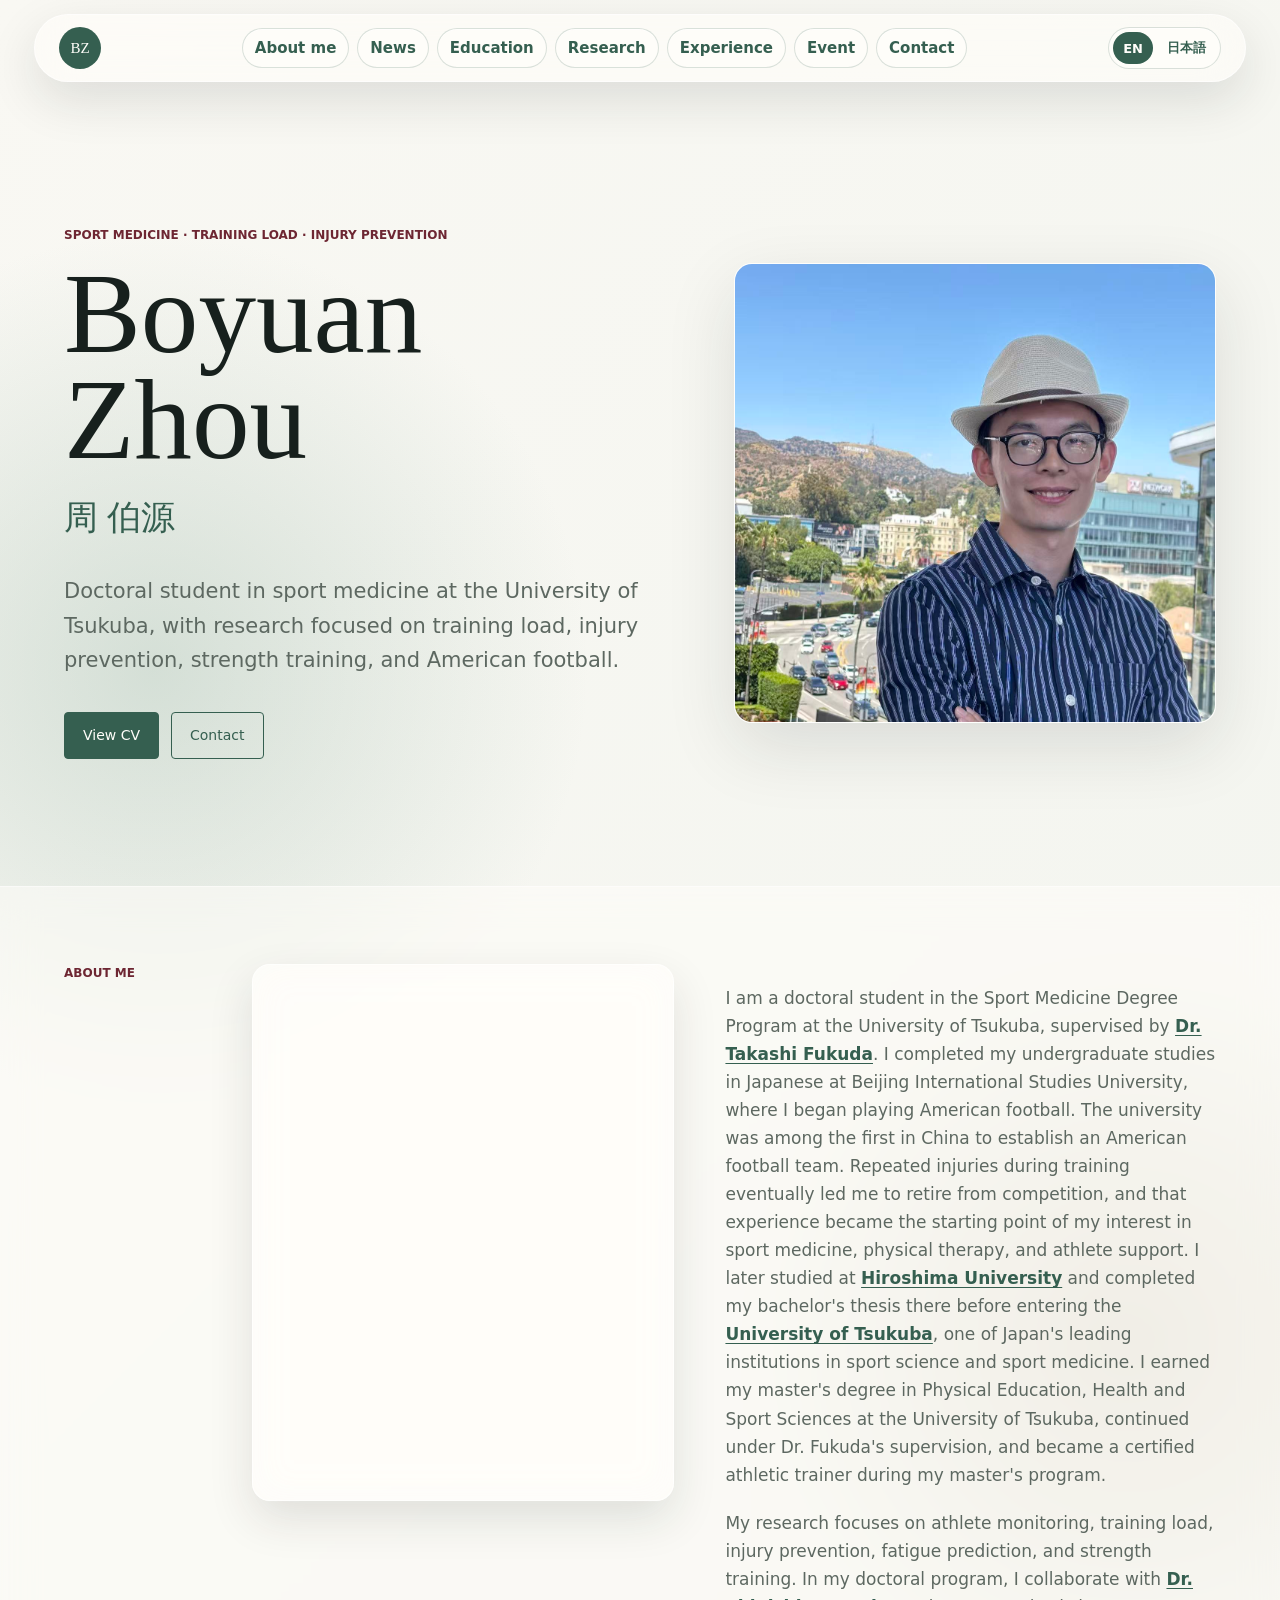
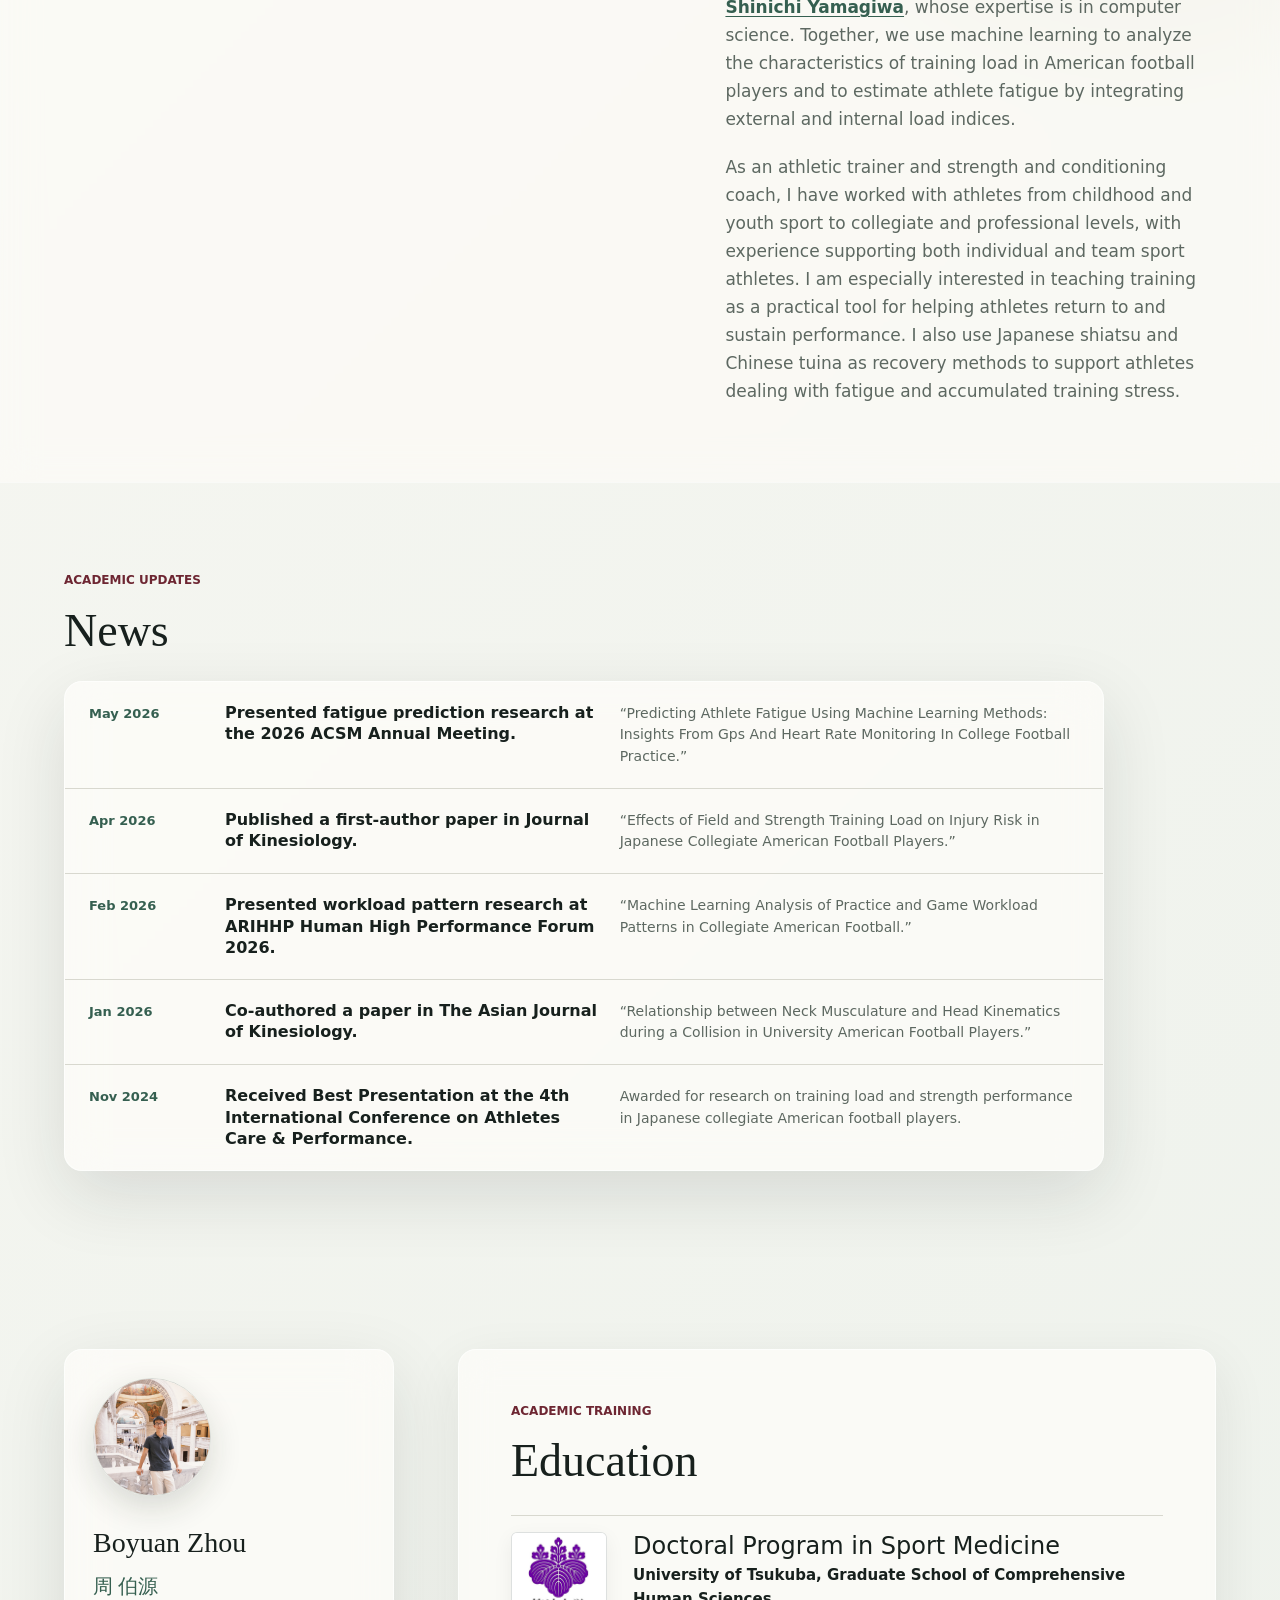
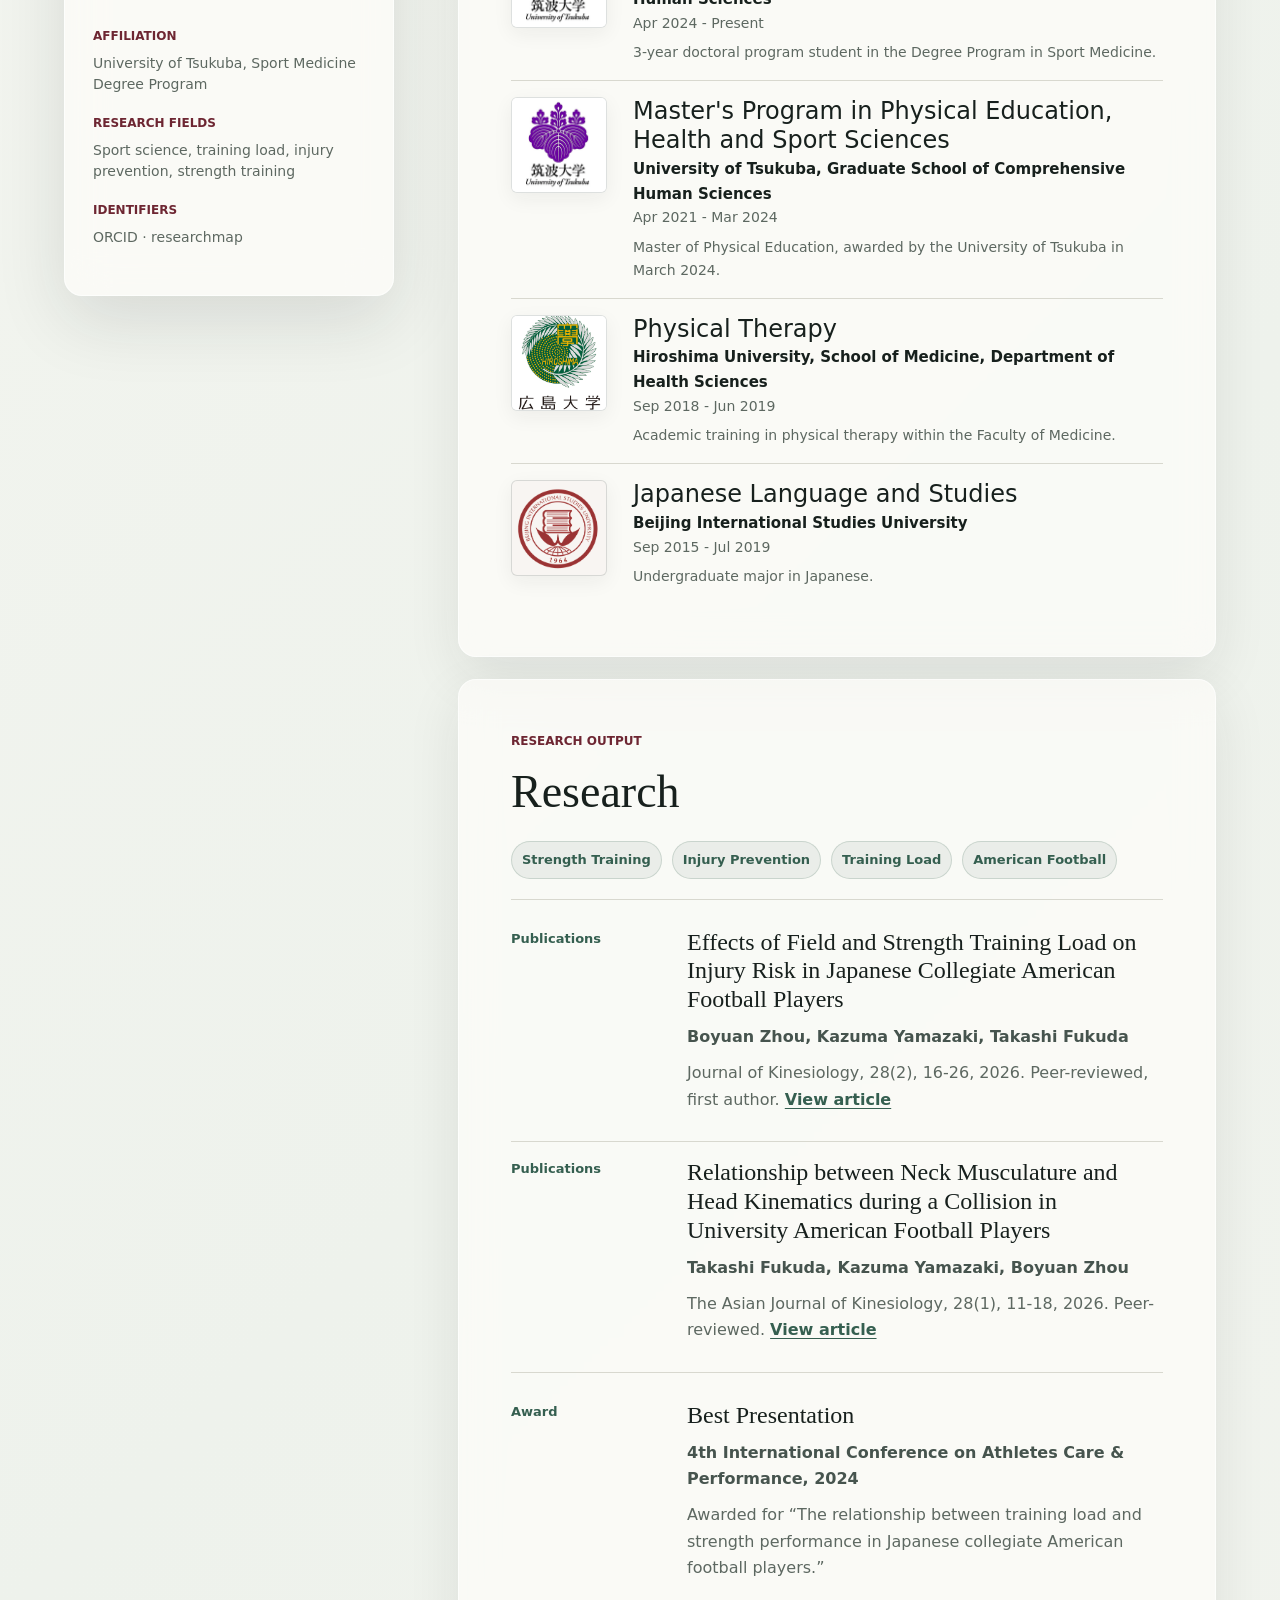
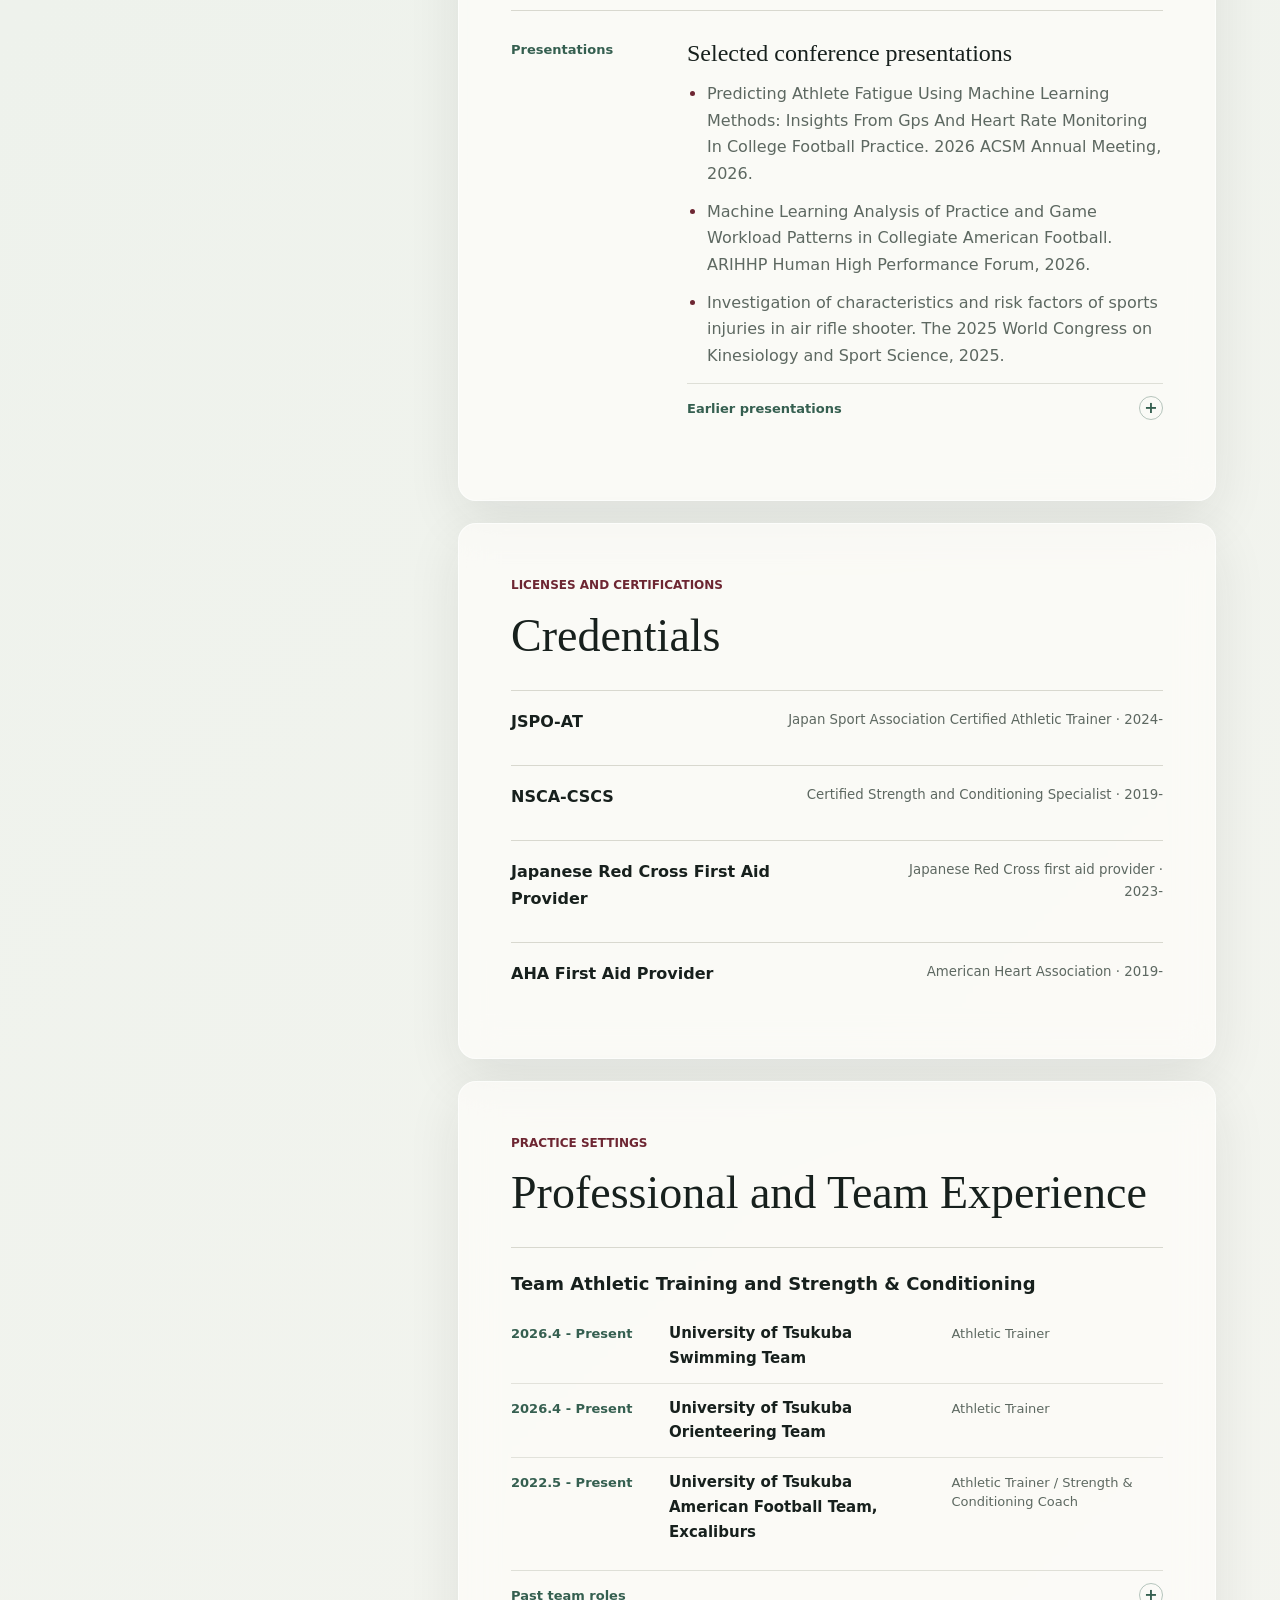
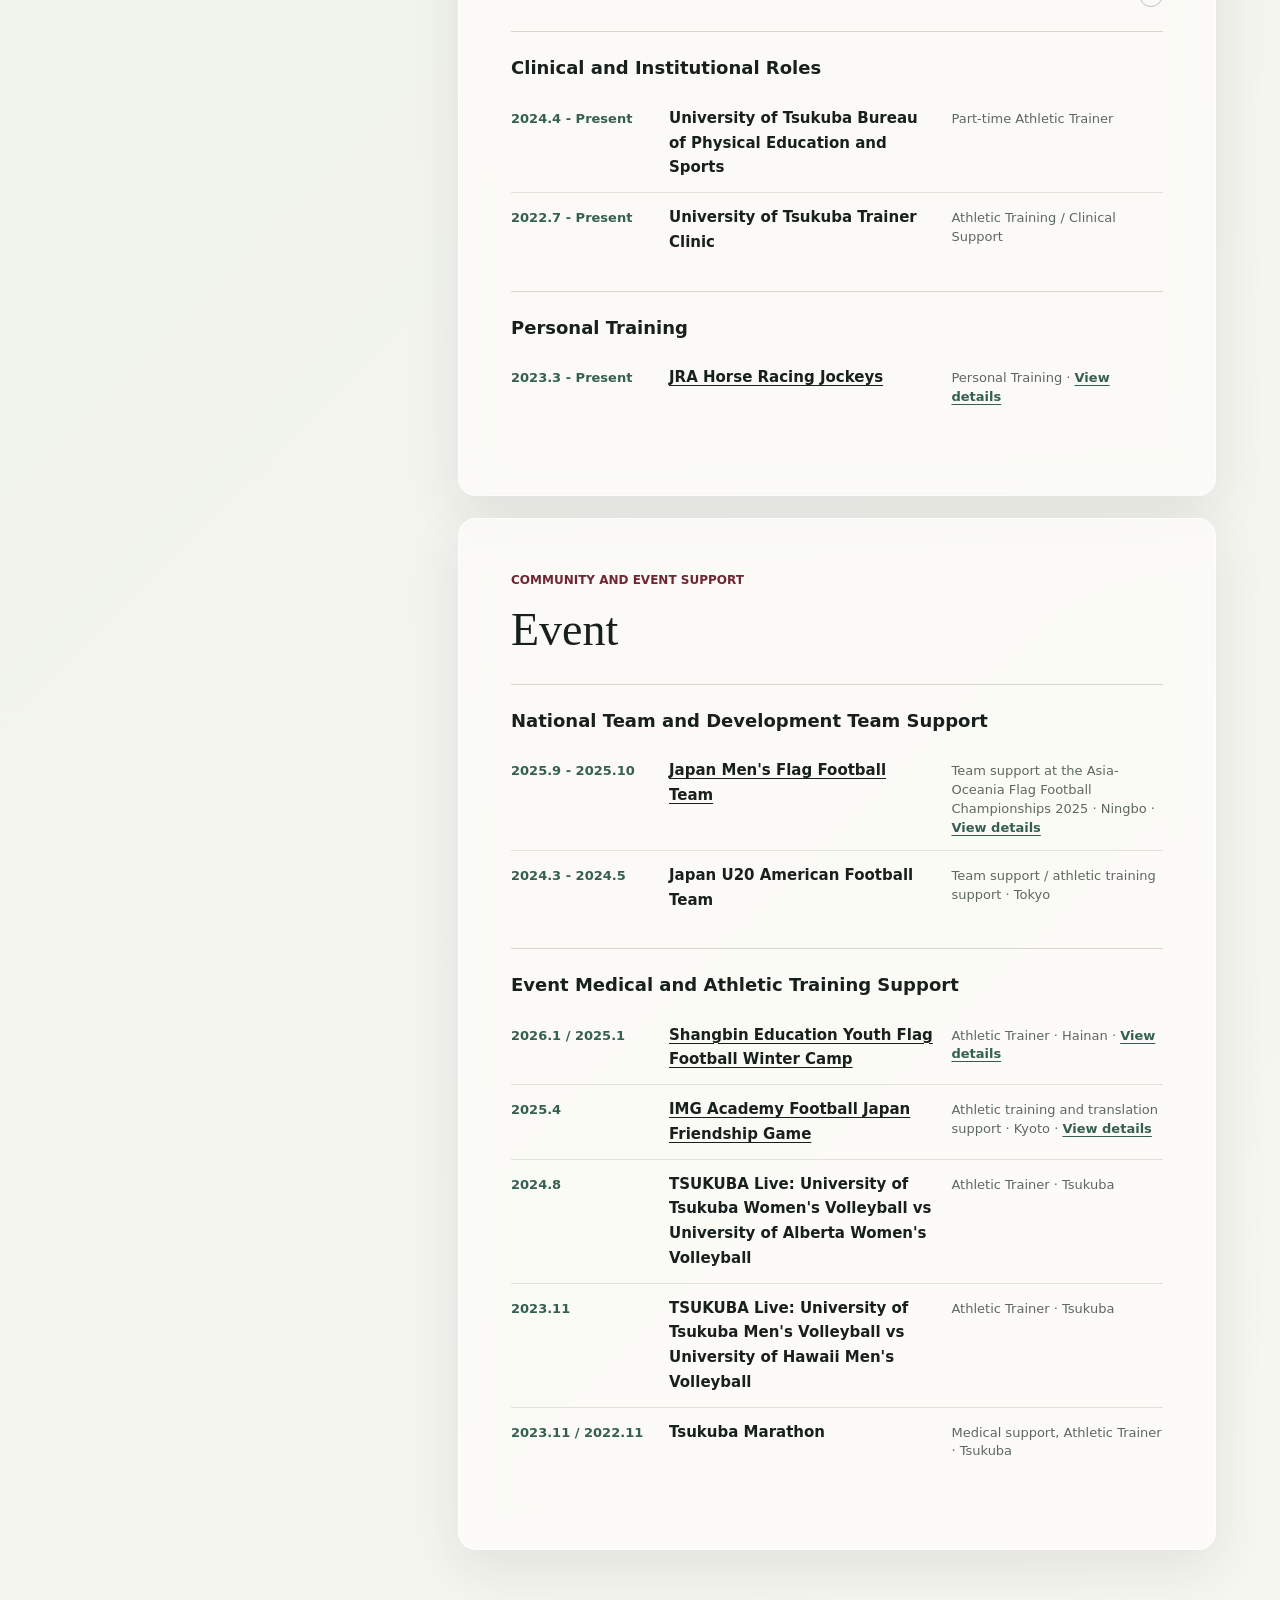
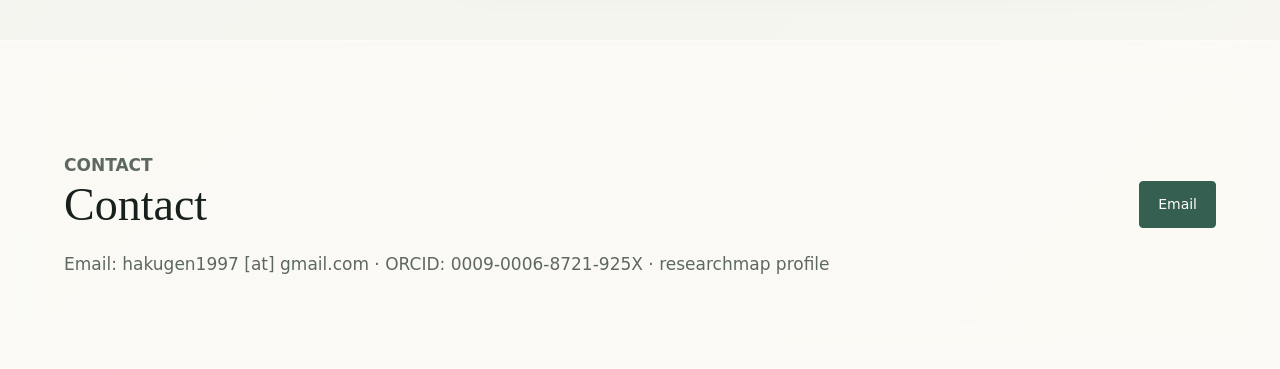
<file: index.html>
<!doctype html>
<html lang="en">
  <head>
    <meta charset="utf-8" />
    <meta name="viewport" content="width=device-width, initial-scale=1" />
    <title>Boyuan Zhou | Academic CV</title>
    <meta
      name="description"
      content="Academic homepage and CV for Boyuan Zhou, 周 伯源, athletic trainer and strength & conditioning coach."
    />
    <link rel="stylesheet" href="styles.css?v=20260619-5" />
    <script defer src="script.js?v=20260619-5"></script>
  </head>
  <body>
    <header class="site-header" aria-label="Main navigation">
      <a class="brand" href="#top" aria-label="Boyuan Zhou home">
        <span>BZ</span>
      </a>
      <nav>
        <a href="#profile">About me</a>
        <a href="#news">News</a>
        <a href="#education">Education</a>
        <a href="#scholarship">Research</a>
        <a href="#experience">Experience</a>
        <a href="#social-contribution">Event</a>
        <a href="#contact">Contact</a>
      </nav>
      <div class="language-toggle" aria-label="Language selector">
        <button type="button" class="language-button is-active" data-lang-switch="en">EN</button>
        <button type="button" class="language-button" data-lang-switch="ja">日本語</button>
      </div>
    </header>

    <main id="top">
      <section class="hero">
        <div class="hero-copy">
          <p class="eyebrow">Sport Medicine · Training Load · Injury Prevention</p>
          <h1>Boyuan Zhou</h1>
          <p class="name-line">周 伯源</p>
          <p class="lead">
            Doctoral student in sport medicine at the University of Tsukuba, with research focused
            on training load, injury prevention, strength training, and American football.
          </p>
          <div class="hero-actions" aria-label="Primary links">
            <a class="button primary" href="#experience">View CV</a>
            <a class="button secondary" href="#contact">Contact</a>
          </div>
        </div>
        <figure class="hero-visual">
          <img src="assets/home-hero.jpg" alt="Boyuan Zhou in an academic building" />
        </figure>
      </section>

      <section class="intro-band about-band" id="profile">
        <div class="section-label">About me</div>
        <div class="about-layout">
          <div class="about-carousel" aria-label="Athletic trainer and American football photos">
            <figure class="about-slide">
              <img
                src="assets/about-sideline.jpg"
                alt="Boyuan Zhou observing American football practice from the sideline"
                loading="lazy"
              />
            </figure>
            <figure class="about-slide">
              <img
                src="assets/about-player.jpg"
                alt="Boyuan Zhou playing American football during his undergraduate years"
                loading="lazy"
              />
            </figure>
            <figure class="about-slide">
              <img
                src="assets/about-athletic-training.jpg"
                alt="Boyuan Zhou supporting an injured American football athlete"
                loading="lazy"
              />
            </figure>
            <figure class="about-slide">
              <img
                src="assets/about-treatment.jpg"
                alt="Boyuan Zhou providing athletic training support on the field"
                loading="lazy"
              />
            </figure>
          </div>
          <div class="about-copy">
            <p>
              I am a doctoral student in the Sport Medicine Degree Program at the University of
              Tsukuba, supervised by
              <a class="text-link" href="https://trios.tsukuba.ac.jp/en/researcher/0000002378">Dr. Takashi Fukuda</a>.
              I completed my undergraduate studies in Japanese at Beijing International Studies
              University, where I began playing American football. The university was among the first
              in China to establish an American football team. Repeated injuries during training
              eventually led me to retire from competition, and that experience became the starting
              point of my interest in sport medicine, physical therapy, and athlete support. I later
              studied at
              <a class="text-link" href="https://www.hiroshima-u.ac.jp/en">Hiroshima University</a>
              and completed my bachelor's thesis there before entering the
              <a class="text-link" href="https://www.tsukuba.ac.jp/en/">University of Tsukuba</a>,
              one of Japan's leading institutions in sport science and sport medicine. I earned my
              master's degree in Physical Education, Health and Sport Sciences at the University of
              Tsukuba, continued under Dr. Fukuda's supervision, and became a
              certified athletic trainer during my master's program.
            </p>
            <p>
              My research focuses on athlete monitoring, training load, injury prevention, fatigue
              prediction, and strength training. In my doctoral program, I collaborate with
              <a class="text-link" href="https://trios.tsukuba.ac.jp/en/researcher/0000003188">Dr. Shinichi Yamagiwa</a>,
              whose expertise is in computer science. Together, we use machine learning to analyze the
              characteristics of training load in American football players and to estimate athlete
              fatigue by integrating external and internal load indices.
            </p>
            <p>
              As an athletic trainer and strength and conditioning coach, I have worked with athletes
              from childhood and youth sport to collegiate and professional levels, with experience
              supporting both individual and team sport athletes. I am especially interested in
              teaching training as a practical tool for helping athletes return to and sustain
              performance. I also use Japanese shiatsu and Chinese tuina as recovery methods to
              support athletes dealing with fatigue and accumulated training stress.
            </p>
          </div>
        </div>
      </section>

      <section class="news-band" id="news">
        <div class="section-heading">
          <p>Academic Updates</p>
          <h2>News</h2>
        </div>
        <div class="news-list" aria-label="Recent academic news">
          <a class="news-item" href="news/acsm-2026-fatigue-prediction.html?v=20260619-5">
            <time>May 2026</time>
            <h3>Presented fatigue prediction research at the 2026 ACSM Annual Meeting.</h3>
            <p>
              “Predicting Athlete Fatigue Using Machine Learning Methods: Insights From Gps And
              Heart Rate Monitoring In College Football Practice.”
            </p>
          </a>
          <a class="news-item" href="news/journal-kinesiology-2026-training-load.html?v=20260619-5">
            <time>Apr 2026</time>
            <h3>Published a first-author paper in Journal of Kinesiology.</h3>
            <p>
              “Effects of Field and Strength Training Load on Injury Risk in Japanese Collegiate
              American Football Players.”
            </p>
          </a>
          <a class="news-item" href="news/arihhp-2026-workload-patterns.html?v=20260619-5">
            <time>Feb 2026</time>
            <h3>Presented workload pattern research at ARIHHP Human High Performance Forum 2026.</h3>
            <p>
              “Machine Learning Analysis of Practice and Game Workload Patterns in Collegiate
              American Football.”
            </p>
          </a>
          <a class="news-item" href="news/asian-journal-kinesiology-2026-neck-kinematics.html?v=20260619-5">
            <time>Jan 2026</time>
            <h3>Co-authored a paper in The Asian Journal of Kinesiology.</h3>
            <p>
              “Relationship between Neck Musculature and Head Kinematics during a Collision in
              University American Football Players.”
            </p>
          </a>
          <a class="news-item" href="news/best-presentation-2024-acp.html?v=20260619-5">
            <time>Nov 2024</time>
            <h3>Received Best Presentation at the 4th International Conference on Athletes Care &amp; Performance.</h3>
            <p>
              Awarded for research on training load and strength performance in Japanese collegiate
              American football players.
            </p>
          </a>
        </div>
      </section>

      <section class="content-grid">
        <aside class="profile-panel" aria-label="Summary">
          <img class="profile-photo" src="assets/profile-photo.jpg" alt="Portrait of Boyuan Zhou" />
          <h2>Boyuan Zhou</h2>
          <p>周 伯源</p>
          <dl>
            <div>
              <dt>Affiliation</dt>
              <dd>University of Tsukuba, Sport Medicine Degree Program</dd>
            </div>
            <div>
              <dt>Research Fields</dt>
              <dd>Sport science, training load, injury prevention, strength training</dd>
            </div>
            <div>
              <dt>Identifiers</dt>
              <dd>
                <a href="https://orcid.org/0009-0006-8721-925X">ORCID</a> ·
                <a href="https://researchmap.jp/boyuan_zhou">researchmap</a>
              </dd>
            </div>
          </dl>
        </aside>

        <div class="timeline">
          <section class="cv-section" id="education">
            <div class="section-heading">
              <p>Academic Training</p>
              <h2>Education</h2>
            </div>
            <article class="entry education-entry">
              <div class="entry-logo logo-tsukuba">
                <img
                  src="assets/tsukuba-logo.png"
                  alt="University of Tsukuba logo"
                />
              </div>
              <div class="education-copy">
                <h3>Doctoral Program in Sport Medicine</h3>
                <p class="institution">
                  University of Tsukuba, Graduate School of Comprehensive Human Sciences
                </p>
                <p class="entry-meta">Apr 2024 - Present</p>
                <p>
                  3-year doctoral program student in the Degree Program in Sport Medicine.
                </p>
              </div>
            </article>
            <article class="entry education-entry">
              <div class="entry-logo logo-tsukuba">
                <img
                  src="assets/tsukuba-logo.png"
                  alt="University of Tsukuba logo"
                />
              </div>
              <div class="education-copy">
                <h3>Master's Program in Physical Education, Health and Sport Sciences</h3>
                <p class="institution">
                  University of Tsukuba, Graduate School of Comprehensive Human Sciences
                </p>
                <p class="entry-meta">Apr 2021 - Mar 2024</p>
                <p>
                  Master of Physical Education, awarded by the University of Tsukuba in March 2024.
                </p>
              </div>
            </article>
            <article class="entry education-entry">
              <div class="entry-logo logo-hiroshima">
                <img
                  src="assets/hiroshima-logo.png"
                  alt="Hiroshima University emblem"
                />
              </div>
              <div class="education-copy">
                <h3>Physical Therapy</h3>
                <p class="institution">Hiroshima University, School of Medicine, Department of Health Sciences</p>
                <p class="entry-meta">Sep 2018 - Jun 2019</p>
                <p>
                  Academic training in physical therapy within the Faculty of Medicine.
                </p>
              </div>
            </article>
            <article class="entry education-entry">
              <div class="entry-logo logo-bisu">
                <img
                  src="assets/bisu-logo.png"
                  alt="Beijing International Studies University symbol"
                />
              </div>
              <div class="education-copy">
                <h3>Japanese Language and Studies</h3>
                <p class="institution">Beijing International Studies University</p>
                <p class="entry-meta">Sep 2015 - Jul 2019</p>
                <p>
                  Undergraduate major in Japanese.
                </p>
              </div>
            </article>
          </section>

          <section class="cv-section" id="scholarship">
            <div class="section-heading">
              <p>Research Output</p>
              <h2>Research</h2>
            </div>
            <div class="tag-list" aria-label="Research keywords">
              <span>Strength Training</span>
              <span>Injury Prevention</span>
              <span>Training Load</span>
              <span>American Football</span>
            </div>
            <article class="entry">
              <div class="entry-meta">Publications</div>
              <div>
                <h3>Effects of Field and Strength Training Load on Injury Risk in Japanese Collegiate American Football Players</h3>
                <p class="institution">Boyuan Zhou, Kazuma Yamazaki, Takashi Fukuda</p>
                <p>
                  Journal of Kinesiology, 28(2), 16-26, 2026. Peer-reviewed, first author.
                  <a class="text-link" href="https://www.jkinesiol.org/journal/view.php?number=694">View article</a>
                </p>
              </div>
            </article>
            <article class="entry compact-entry">
              <div class="entry-meta">Publications</div>
              <div>
                <h3>Relationship between Neck Musculature and Head Kinematics during a Collision in University American Football Players</h3>
                <p class="institution">Takashi Fukuda, Kazuma Yamazaki, Boyuan Zhou</p>
                <p>
                  The Asian Journal of Kinesiology, 28(1), 11-18, 2026. Peer-reviewed.
                  <a class="text-link" href="https://www.jkinesiol.org/journal/view.php?number=677">View article</a>
                </p>
              </div>
            </article>
            <article class="entry">
              <div class="entry-meta">Award</div>
              <div>
                <h3>Best Presentation</h3>
                <p class="institution">4th International Conference on Athletes Care &amp; Performance, 2024</p>
                <p>
                  Awarded for “The relationship between training load and strength performance in
                  Japanese collegiate American football players.”
                </p>
              </div>
            </article>
            <article class="entry presentation-entry">
              <div class="entry-meta">Presentations</div>
              <div>
                <h3>Selected conference presentations</h3>
	                <ul class="detail-list">
	                  <li>
	                    Predicting Athlete Fatigue Using Machine Learning Methods: Insights From Gps And
	                    Heart Rate Monitoring In College Football Practice. 2026 ACSM Annual Meeting,
	                    2026.
	                  </li>
	                  <li>
	                    Machine Learning Analysis of Practice and Game Workload Patterns in Collegiate
	                    American Football. ARIHHP Human High Performance Forum, 2026.
	                  </li>
	                  <li>
	                    Investigation of characteristics and risk factors of sports injuries in air rifle
	                    shooter. The 2025 World Congress on Kinesiology and Sport Science, 2025.
	                  </li>
	                </ul>
                  <details class="foldout">
                    <summary>Earlier presentations</summary>
                    <ul class="detail-list compact-list">
                      <li>
                        Heart Rate Profiles in Japanese Collegiate American Football Practices. World
                        Congress on Kinesiology and Sport Science, 2025.
                      </li>
                      <li>
                        How does strength training load impact injury risk in Japanese collegiate American
                        football players. ARIHHP Human High Performance Forum, 2025.
                      </li>
                      <li>
                        The relationship between training load and strength performance in Japanese
                        collegiate American football players. 4th International Conference on Athletes
                        Care &amp; Performance, 2024.
                      </li>
                      <li>
                        A survey of knowledge and attitudes regarding concussion among university men's
                        lacrosse players. 14th Asia Conference on Kinesiology and Sport Science, 2024.
                      </li>
                      <li>
                        The relationship between training load and injury in Japanese college American
                        football players. Asia Conference on Kinesiology and Sport Science, 2024.
                      </li>
                    </ul>
                  </details>
	              </div>
	            </article>
          </section>

          <section class="cv-section" id="certifications">
            <div class="section-heading">
              <p>Licenses and Certifications</p>
              <h2>Credentials</h2>
            </div>
            <ul class="credential-list">
              <li>
                <span>JSPO-AT</span>
                <small>Japan Sport Association Certified Athletic Trainer · 2024-</small>
              </li>
              <li>
                <span>NSCA-CSCS</span>
                <small>Certified Strength and Conditioning Specialist · 2019-</small>
              </li>
              <li>
                <span>Japanese Red Cross First Aid Provider</span>
                <small>Japanese Red Cross first aid provider · 2023-</small>
              </li>
              <li>
                <span>AHA First Aid Provider</span>
                <small>American Heart Association · 2019-</small>
              </li>
            </ul>
          </section>

          <section class="cv-section" id="experience">
            <div class="section-heading">
              <p>Practice Settings</p>
              <h2>Professional and Team Experience</h2>
            </div>
            <article class="experience-group">
              <h3>Team Athletic Training and Strength &amp; Conditioning</h3>
              <ul class="role-list">
                <li>
                  <time>2026.4 - Present</time>
                  <span>University of Tsukuba Swimming Team</span>
                  <small>Athletic Trainer</small>
                </li>
	                <li>
	                  <time>2026.4 - Present</time>
	                  <span>University of Tsukuba Orienteering Team</span>
	                  <small>Athletic Trainer</small>
	                </li>
	                <li>
	                  <time>2022.5 - Present</time>
	                  <span>University of Tsukuba American Football Team, Excaliburs</span>
	                  <small>Athletic Trainer / Strength &amp; Conditioning Coach</small>
	                </li>
	              </ul>
                <details class="foldout">
                  <summary>Past team roles</summary>
                  <ul class="role-list foldout-list">
	                <li>
	                  <time>2025.9 - 2026.3</time>
	                  <span>University of Tsukuba Kendo Team</span>
                  <small>Strength &amp; Conditioning Coach</small>
                </li>
                <li>
                  <time>2024.8 - 2026.3</time>
                  <span>University of Tsukuba Track and Field Team, Sprint Group</span>
                  <small>Athletic Trainer</small>
                </li>
                <li>
                  <time>2024.2 - 2024.4</time>
	                  <span>Tsukuba Sun GAIA Volleyball Team</span>
	                  <small>Athletic Trainer</small>
	                </li>
	                <li>
	                  <time>2019.11 - 2022.3</time>
	                  <span>Chongqing Competitive Training Center Taekwondo Team</span>
	                  <small>Strength &amp; Conditioning Coach</small>
	                </li>
	              </ul>
                </details>
	            </article>
            <article class="experience-group">
              <h3>Clinical and Institutional Roles</h3>
              <ul class="role-list">
                <li>
                  <time>2024.4 - Present</time>
                  <span>University of Tsukuba Bureau of Physical Education and Sports</span>
                  <small>Part-time Athletic Trainer</small>
                </li>
                <li>
                  <time>2022.7 - Present</time>
                  <span>University of Tsukuba Trainer Clinic</span>
                  <small>Athletic Training / Clinical Support</small>
                </li>
              </ul>
            </article>
            <article class="experience-group">
              <h3>Personal Training</h3>
              <ul class="role-list">
                <li>
                  <time>2023.3 - Present</time>
                  <span><a class="inline-title-link" href="news/jra-horse-racing-jockeys.html?v=20260619-5">JRA Horse Racing Jockeys</a></span>
                  <small>Personal Training · <a class="text-link" href="news/jra-horse-racing-jockeys.html?v=20260619-5">View details</a></small>
                </li>
              </ul>
            </article>
          </section>

          <section class="cv-section" id="social-contribution">
            <div class="section-heading">
              <p>Community and Event Support</p>
              <h2>Event</h2>
            </div>
            <article class="experience-group">
              <h3>National Team and Development Team Support</h3>
              <ul class="role-list">
                <li>
                  <time>2025.9 - 2025.10</time>
                  <span><a class="inline-title-link" href="news/japan-mens-flag-football-2025.html?v=20260619-5">Japan Men's Flag Football Team</a></span>
                  <small>Team support at the Asia-Oceania Flag Football Championships 2025 · Ningbo · <a class="text-link" href="news/japan-mens-flag-football-2025.html?v=20260619-5">View details</a></small>
                </li>
                <li>
                  <time>2024.3 - 2024.5</time>
                  <span>Japan U20 American Football Team</span>
                  <small>Team support / athletic training support · Tokyo</small>
                </li>
              </ul>
            </article>
            <article class="experience-group">
              <h3>Event Medical and Athletic Training Support</h3>
              <ul class="role-list">
                <li>
                  <time>2026.1 / 2025.1</time>
                  <span><a class="inline-title-link" href="news/shangbin-youth-flag-football-winter-camp.html?v=20260619-5">Shangbin Education Youth Flag Football Winter Camp</a></span>
                  <small>Athletic Trainer · Hainan · <a class="text-link" href="news/shangbin-youth-flag-football-winter-camp.html?v=20260619-5">View details</a></small>
                </li>
                <li>
                  <time>2025.4</time>
                  <span><a class="inline-title-link" href="news/img-academy-football-japan-friendship-game.html?v=20260619-5">IMG Academy Football Japan Friendship Game</a></span>
                  <small>Athletic training and translation support · Kyoto · <a class="text-link" href="news/img-academy-football-japan-friendship-game.html?v=20260619-5">View details</a></small>
                </li>
                <li>
                  <time>2024.8</time>
                  <span>TSUKUBA Live: University of Tsukuba Women's Volleyball vs University of Alberta Women's Volleyball</span>
                  <small>Athletic Trainer · Tsukuba</small>
                </li>
                <li>
                  <time>2023.11</time>
                  <span>TSUKUBA Live: University of Tsukuba Men's Volleyball vs University of Hawaii Men's Volleyball</span>
                  <small>Athletic Trainer · Tsukuba</small>
                </li>
                <li>
                  <time>2023.11 / 2022.11</time>
                  <span>Tsukuba Marathon</span>
                  <small>Medical support, Athletic Trainer · Tsukuba</small>
                </li>
              </ul>
            </article>
          </section>
        </div>
      </section>

      <section class="contact-band" id="contact">
        <div>
          <p class="section-kicker">Contact</p>
          <h2>Contact</h2>
          <p>
            Email: hakugen1997 [at] gmail.com · ORCID:
            <a href="https://orcid.org/0009-0006-8721-925X">0009-0006-8721-925X</a> ·
            <a href="https://researchmap.jp/boyuan_zhou">researchmap profile</a>
          </p>
        </div>
        <a class="button primary" href="mailto:hakugen1997@gmail.com">Email</a>
      </section>
    </main>
  </body>
</html>
</file>
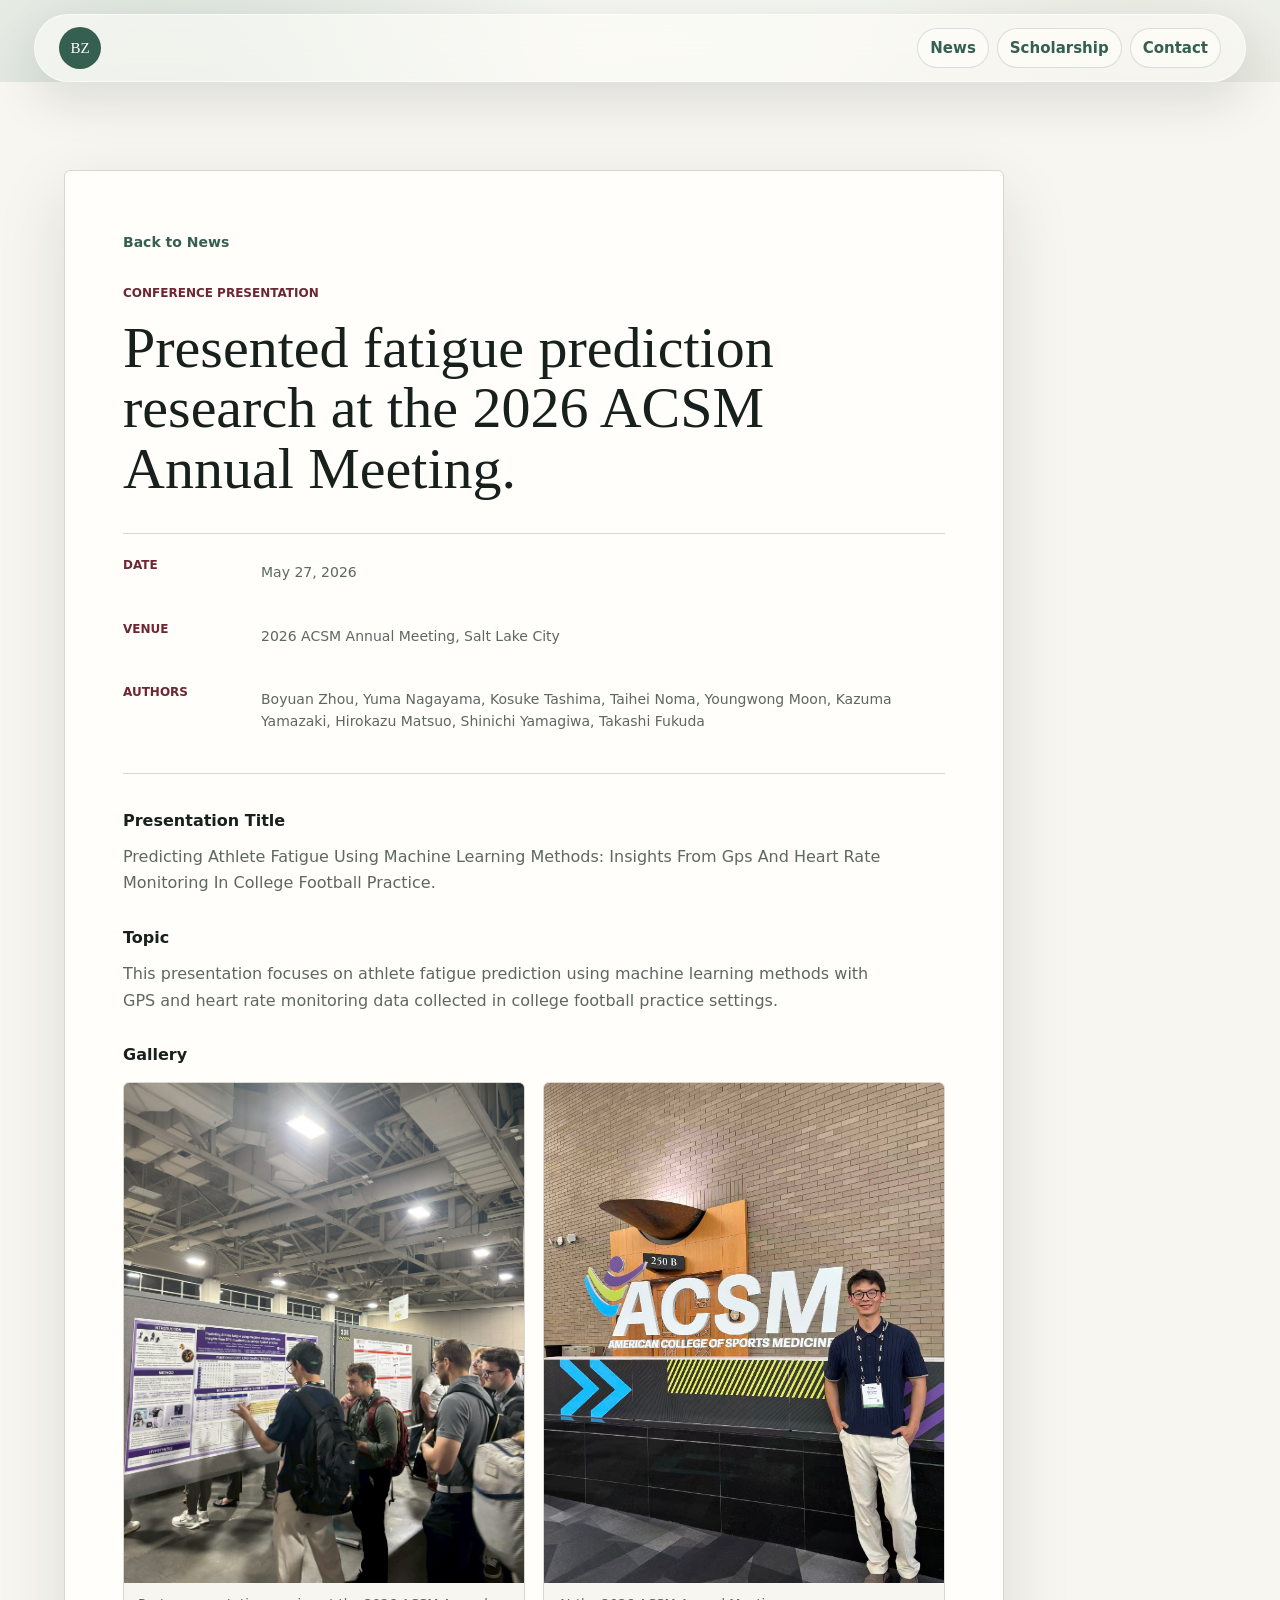
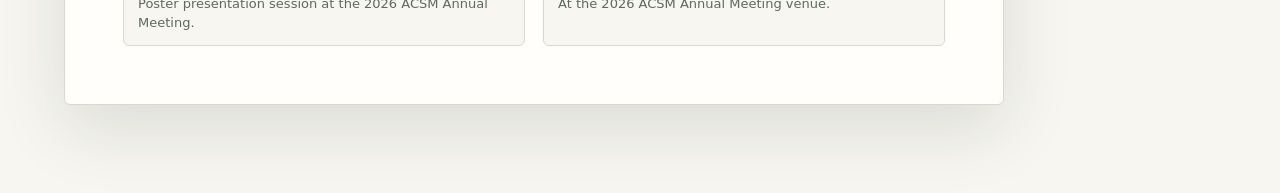
<file: news/acsm-2026-fatigue-prediction.html>
<!doctype html>
<html lang="en">
  <head>
    <meta charset="utf-8" />
    <meta name="viewport" content="width=device-width, initial-scale=1" />
    <title>ACSM 2026 Presentation | Boyuan Zhou</title>
    <link rel="stylesheet" href="../styles.css?v=20260619-5" />
  </head>
  <body>
    <header class="site-header" aria-label="Main navigation">
      <a class="brand" href="../index.html#top" aria-label="Boyuan Zhou home"><span>BZ</span></a>
      <nav>
        <a href="../index.html#news">News</a>
        <a href="../index.html#scholarship">Scholarship</a>
        <a href="../index.html#contact">Contact</a>
      </nav>
    </header>
    <main class="detail-page">
      <article class="news-detail">
        <a class="back-link" href="../index.html#news">Back to News</a>
        <p class="eyebrow">Conference Presentation</p>
        <h1>Presented fatigue prediction research at the 2026 ACSM Annual Meeting.</h1>
        <dl class="detail-meta">
          <div>
            <dt>Date</dt>
            <dd>May 27, 2026</dd>
          </div>
          <div>
            <dt>Venue</dt>
            <dd>2026 ACSM Annual Meeting, Salt Lake City</dd>
          </div>
          <div>
            <dt>Authors</dt>
            <dd>Boyuan Zhou, Yuma Nagayama, Kosuke Tashima, Taihei Noma, Youngwong Moon, Kazuma Yamazaki, Hirokazu Matsuo, Shinichi Yamagiwa, Takashi Fukuda</dd>
          </div>
        </dl>
        <section>
          <h2>Presentation Title</h2>
          <p>
            Predicting Athlete Fatigue Using Machine Learning Methods: Insights From Gps And Heart
            Rate Monitoring In College Football Practice.
          </p>
        </section>
        <section>
          <h2>Topic</h2>
          <p>
            This presentation focuses on athlete fatigue prediction using machine learning methods
            with GPS and heart rate monitoring data collected in college football practice settings.
          </p>
        </section>
        <section>
          <h2>Gallery</h2>
          <div class="photo-grid">
            <figure>
              <img src="../assets/acsm-2026-poster-session.jpg" alt="Poster presentation session at ACSM 2026" />
              <figcaption>Poster presentation session at the 2026 ACSM Annual Meeting.</figcaption>
            </figure>
            <figure>
              <img src="../assets/acsm-2026-venue.jpg" alt="Boyuan Zhou at the ACSM 2026 venue" />
              <figcaption>At the 2026 ACSM Annual Meeting venue.</figcaption>
            </figure>
          </div>
        </section>
      </article>
    </main>
  </body>
</html>
</file>
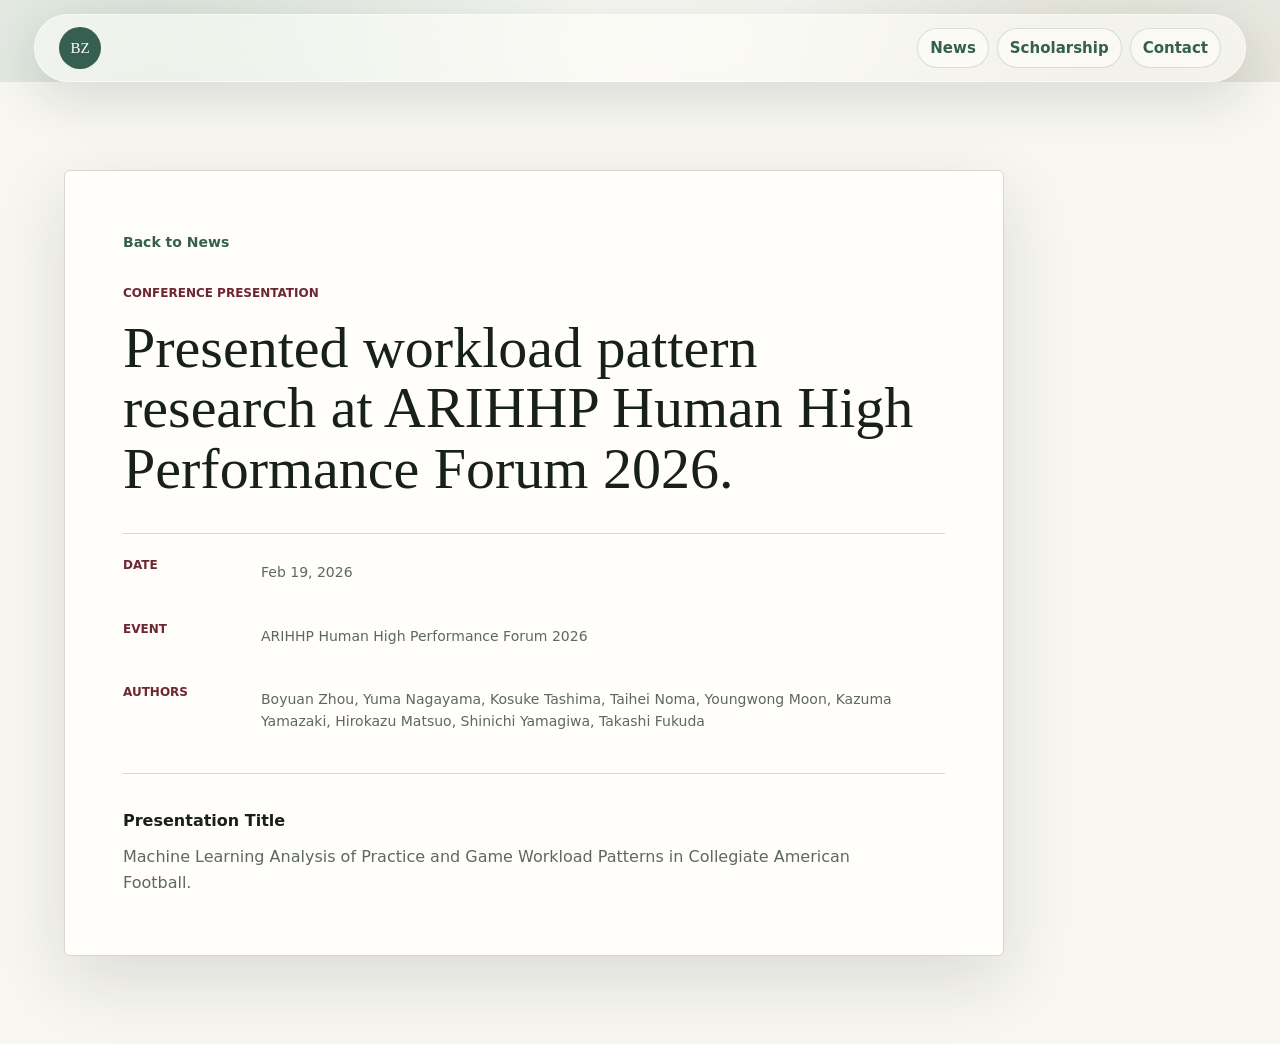
<file: news/arihhp-2026-workload-patterns.html>
<!doctype html>
<html lang="en">
  <head>
    <meta charset="utf-8" />
    <meta name="viewport" content="width=device-width, initial-scale=1" />
    <title>ARIHHP 2026 Presentation | Boyuan Zhou</title>
    <link rel="stylesheet" href="../styles.css?v=20260619-5" />
  </head>
  <body>
    <header class="site-header" aria-label="Main navigation">
      <a class="brand" href="../index.html#top" aria-label="Boyuan Zhou home"><span>BZ</span></a>
      <nav>
        <a href="../index.html#news">News</a>
        <a href="../index.html#scholarship">Scholarship</a>
        <a href="../index.html#contact">Contact</a>
      </nav>
    </header>
    <main class="detail-page">
      <article class="news-detail">
        <a class="back-link" href="../index.html#news">Back to News</a>
        <p class="eyebrow">Conference Presentation</p>
        <h1>Presented workload pattern research at ARIHHP Human High Performance Forum 2026.</h1>
        <dl class="detail-meta">
          <div>
            <dt>Date</dt>
            <dd>Feb 19, 2026</dd>
          </div>
          <div>
            <dt>Event</dt>
            <dd>ARIHHP Human High Performance Forum 2026</dd>
          </div>
          <div>
            <dt>Authors</dt>
            <dd>Boyuan Zhou, Yuma Nagayama, Kosuke Tashima, Taihei Noma, Youngwong Moon, Kazuma Yamazaki, Hirokazu Matsuo, Shinichi Yamagiwa, Takashi Fukuda</dd>
          </div>
        </dl>
        <section>
          <h2>Presentation Title</h2>
          <p>Machine Learning Analysis of Practice and Game Workload Patterns in Collegiate American Football.</p>
        </section>
      </article>
    </main>
  </body>
</html>
</file>
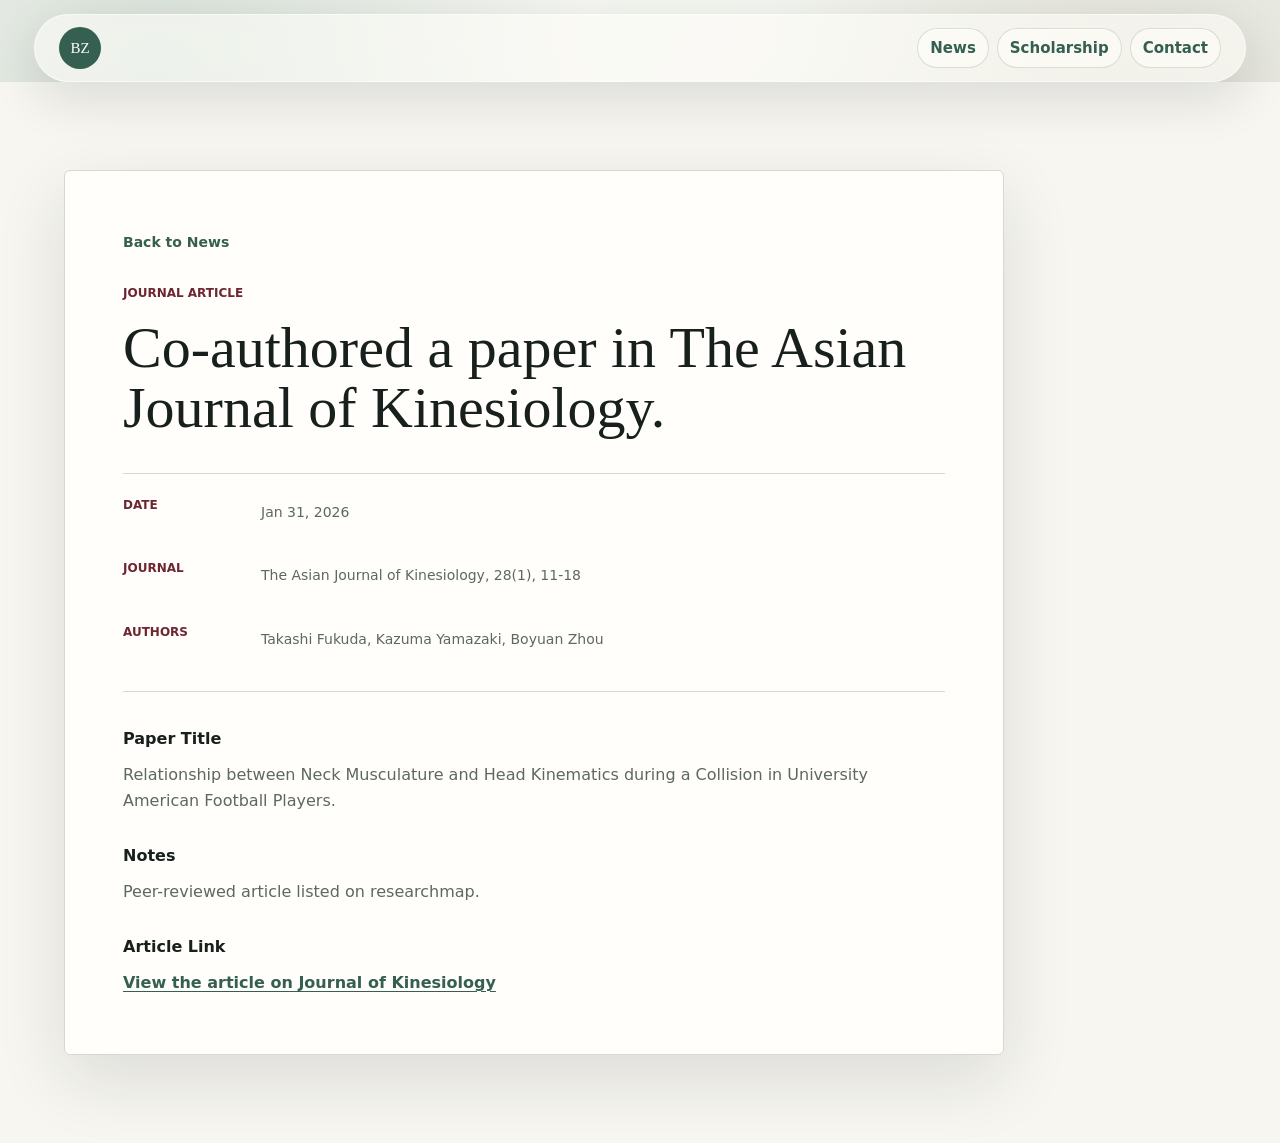
<file: news/asian-journal-kinesiology-2026-neck-kinematics.html>
<!doctype html>
<html lang="en">
  <head>
    <meta charset="utf-8" />
    <meta name="viewport" content="width=device-width, initial-scale=1" />
    <title>The Asian Journal of Kinesiology 2026 | Boyuan Zhou</title>
    <link rel="stylesheet" href="../styles.css?v=20260619-5" />
  </head>
  <body>
    <header class="site-header" aria-label="Main navigation">
      <a class="brand" href="../index.html#top" aria-label="Boyuan Zhou home"><span>BZ</span></a>
      <nav>
        <a href="../index.html#news">News</a>
        <a href="../index.html#scholarship">Scholarship</a>
        <a href="../index.html#contact">Contact</a>
      </nav>
    </header>
    <main class="detail-page">
      <article class="news-detail">
        <a class="back-link" href="../index.html#news">Back to News</a>
        <p class="eyebrow">Journal Article</p>
        <h1>Co-authored a paper in The Asian Journal of Kinesiology.</h1>
        <dl class="detail-meta">
          <div>
            <dt>Date</dt>
            <dd>Jan 31, 2026</dd>
          </div>
          <div>
            <dt>Journal</dt>
            <dd>The Asian Journal of Kinesiology, 28(1), 11-18</dd>
          </div>
          <div>
            <dt>Authors</dt>
            <dd>Takashi Fukuda, Kazuma Yamazaki, Boyuan Zhou</dd>
          </div>
        </dl>
        <section>
          <h2>Paper Title</h2>
          <p>
            Relationship between Neck Musculature and Head Kinematics during a Collision in
            University American Football Players.
          </p>
        </section>
        <section>
          <h2>Notes</h2>
          <p>Peer-reviewed article listed on researchmap.</p>
        </section>
        <section>
          <h2>Article Link</h2>
          <p>
            <a class="text-link" href="https://www.jkinesiol.org/journal/view.php?number=677">View the article on Journal of Kinesiology</a>
          </p>
        </section>
      </article>
    </main>
  </body>
</html>
</file>
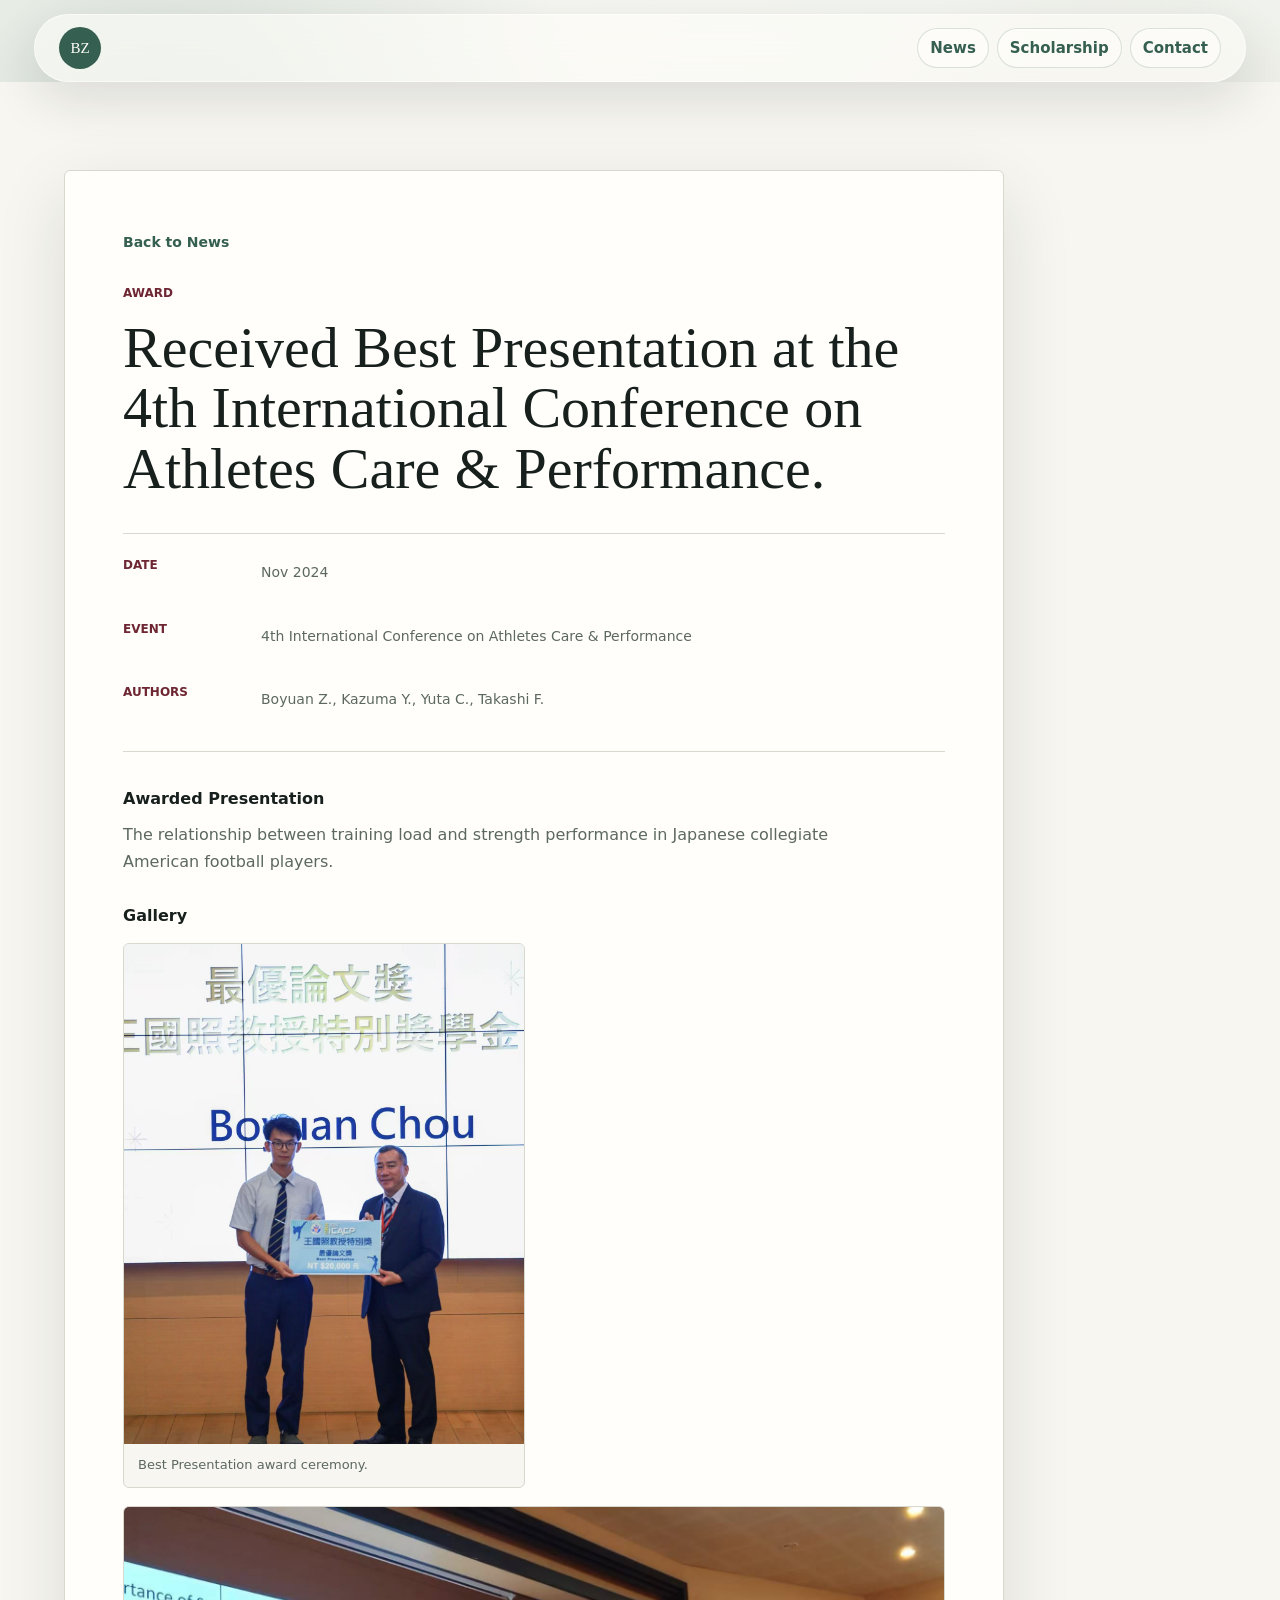
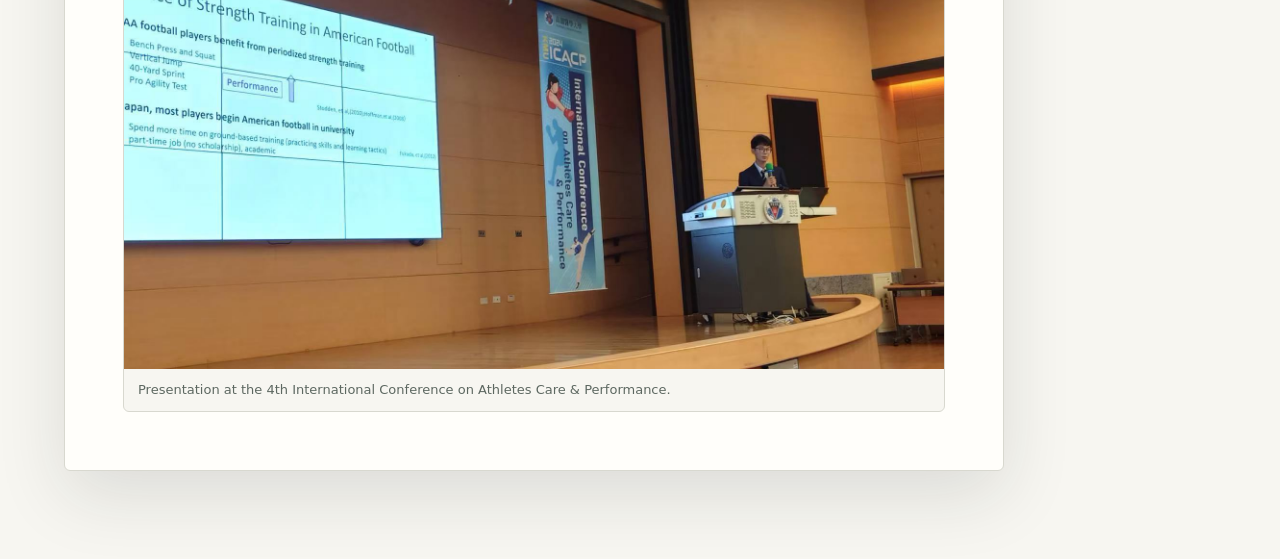
<file: news/best-presentation-2024-acp.html>
<!doctype html>
<html lang="en">
  <head>
    <meta charset="utf-8" />
    <meta name="viewport" content="width=device-width, initial-scale=1" />
    <title>Best Presentation 2024 | Boyuan Zhou</title>
    <link rel="stylesheet" href="../styles.css?v=20260619-5" />
  </head>
  <body>
    <header class="site-header" aria-label="Main navigation">
      <a class="brand" href="../index.html#top" aria-label="Boyuan Zhou home"><span>BZ</span></a>
      <nav>
        <a href="../index.html#news">News</a>
        <a href="../index.html#scholarship">Scholarship</a>
        <a href="../index.html#contact">Contact</a>
      </nav>
    </header>
    <main class="detail-page">
      <article class="news-detail">
        <a class="back-link" href="../index.html#news">Back to News</a>
        <p class="eyebrow">Award</p>
        <h1>Received Best Presentation at the 4th International Conference on Athletes Care &amp; Performance.</h1>
        <dl class="detail-meta">
          <div>
            <dt>Date</dt>
            <dd>Nov 2024</dd>
          </div>
          <div>
            <dt>Event</dt>
            <dd>4th International Conference on Athletes Care &amp; Performance</dd>
          </div>
          <div>
            <dt>Authors</dt>
            <dd>Boyuan Z., Kazuma Y., Yuta C., Takashi F.</dd>
          </div>
        </dl>
        <section>
          <h2>Awarded Presentation</h2>
          <p>
            The relationship between training load and strength performance in Japanese collegiate
            American football players.
          </p>
        </section>
        <section>
          <h2>Gallery</h2>
          <div class="photo-grid">
            <figure>
              <img src="../assets/best-presentation-award.jpg" alt="Best Presentation award ceremony" />
              <figcaption>Best Presentation award ceremony.</figcaption>
            </figure>
            <figure class="wide-photo">
              <img src="../assets/best-presentation-talk.jpg" alt="Oral presentation at the 4th International Conference on Athletes Care and Performance" />
              <figcaption>Presentation at the 4th International Conference on Athletes Care &amp; Performance.</figcaption>
            </figure>
          </div>
        </section>
      </article>
    </main>
  </body>
</html>
</file>
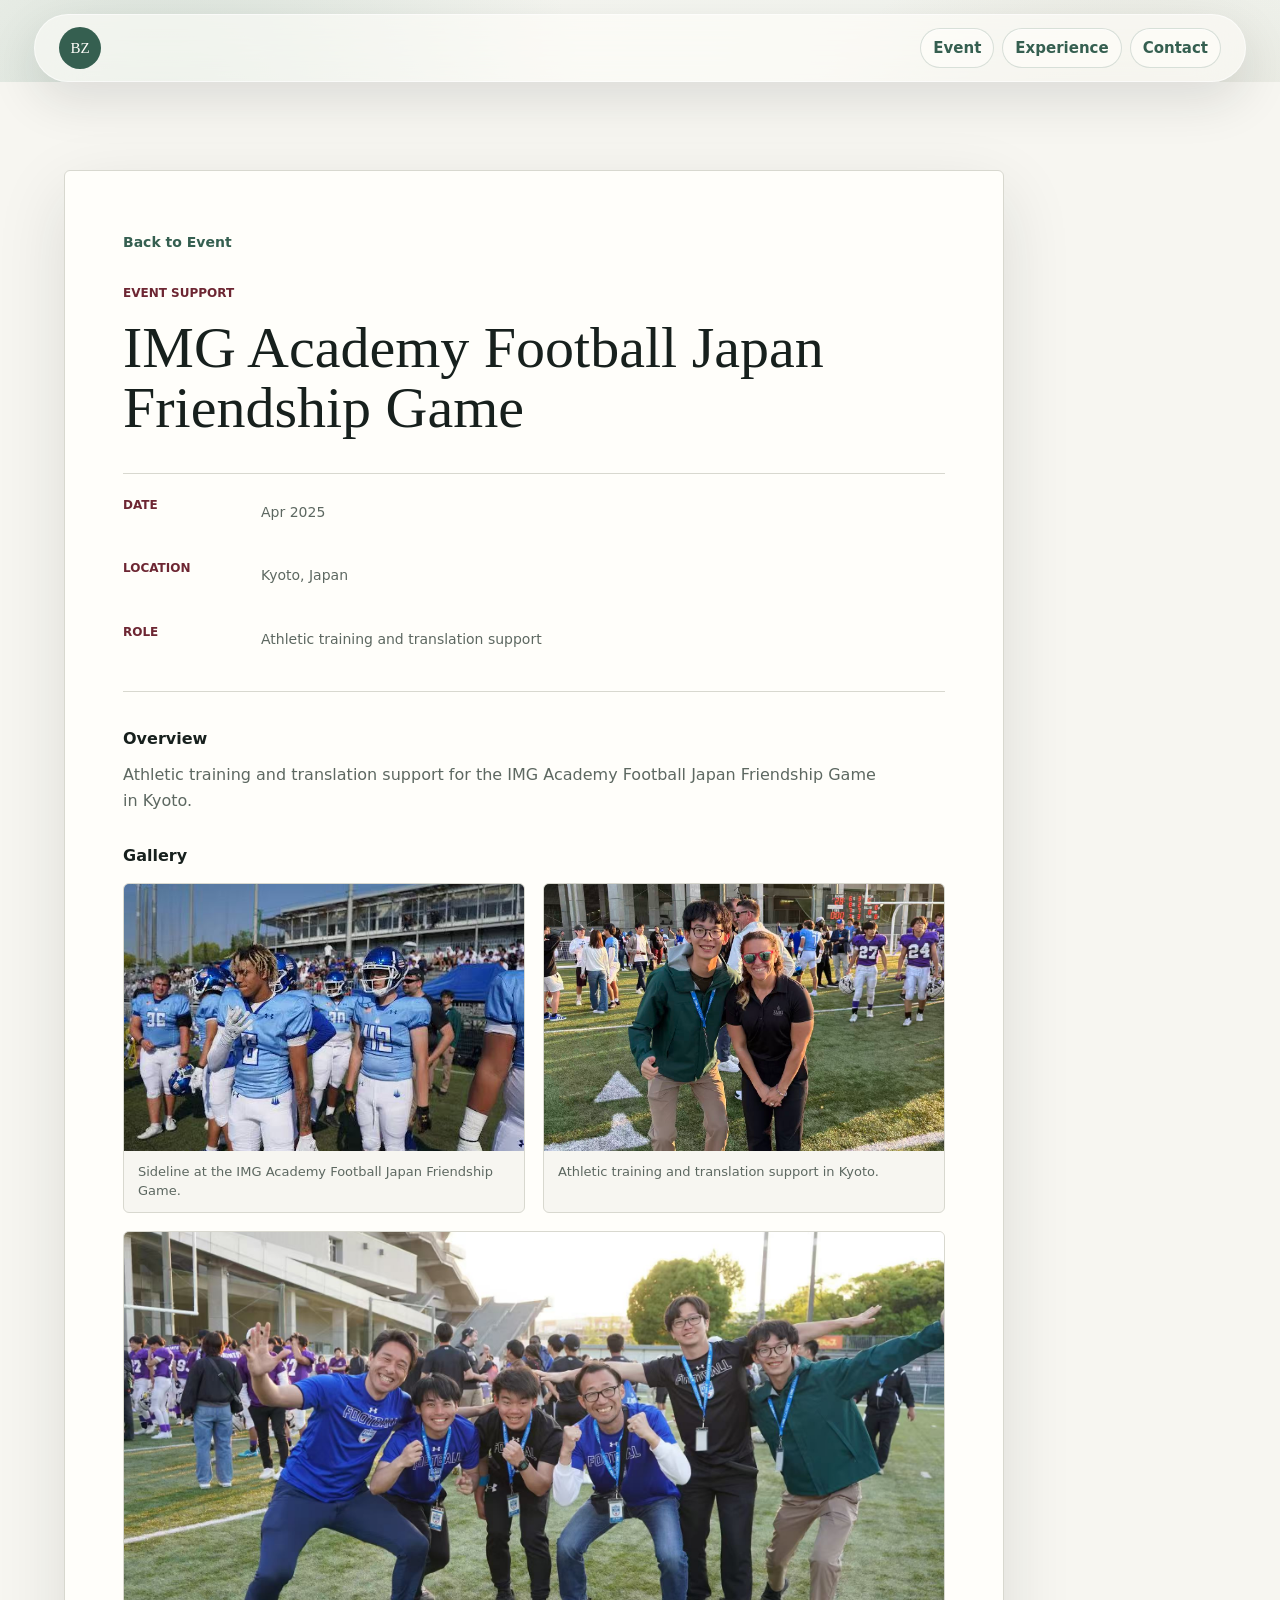
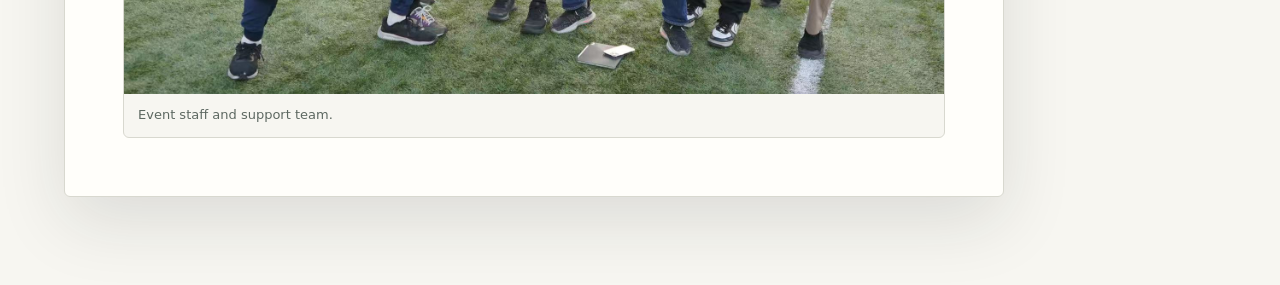
<file: news/img-academy-football-japan-friendship-game.html>
<!doctype html>
<html lang="en">
  <head>
    <meta charset="utf-8" />
    <meta name="viewport" content="width=device-width, initial-scale=1" />
    <title>IMG Academy Football Japan Friendship Game | Boyuan Zhou</title>
    <link rel="stylesheet" href="../styles.css?v=20260619-5" />
  </head>
  <body>
    <header class="site-header" aria-label="Main navigation">
      <a class="brand" href="../index.html#top" aria-label="Boyuan Zhou home"><span>BZ</span></a>
      <nav>
        <a href="../index.html#social-contribution">Event</a>
        <a href="../index.html#experience">Experience</a>
        <a href="../index.html#contact">Contact</a>
      </nav>
    </header>
    <main class="detail-page">
      <article class="news-detail">
        <a class="back-link" href="../index.html#social-contribution">Back to Event</a>
        <p class="eyebrow">Event Support</p>
        <h1>IMG Academy Football Japan Friendship Game</h1>
        <dl class="detail-meta">
          <div>
            <dt>Date</dt>
            <dd>Apr 2025</dd>
          </div>
          <div>
            <dt>Location</dt>
            <dd>Kyoto, Japan</dd>
          </div>
          <div>
            <dt>Role</dt>
            <dd>Athletic training and translation support</dd>
          </div>
        </dl>
        <section>
          <h2>Overview</h2>
          <p>
            Athletic training and translation support for the IMG Academy Football Japan Friendship
            Game in Kyoto.
          </p>
        </section>
        <section>
          <h2>Gallery</h2>
          <div class="photo-grid landscape-gallery">
            <figure>
              <img src="../assets/img-academy-football-sideline.jpg" alt="IMG Academy football players on the sideline" />
              <figcaption>Sideline at the IMG Academy Football Japan Friendship Game.</figcaption>
            </figure>
            <figure>
              <img src="../assets/img-academy-football-support.jpg" alt="Boyuan Zhou at the IMG Academy Football Japan Friendship Game" />
              <figcaption>Athletic training and translation support in Kyoto.</figcaption>
            </figure>
            <figure class="wide-photo">
              <img src="../assets/img-academy-football-staff.jpg" alt="Staff group photo at the IMG Academy Football Japan Friendship Game" />
              <figcaption>Event staff and support team.</figcaption>
            </figure>
          </div>
        </section>
      </article>
    </main>
  </body>
</html>
</file>
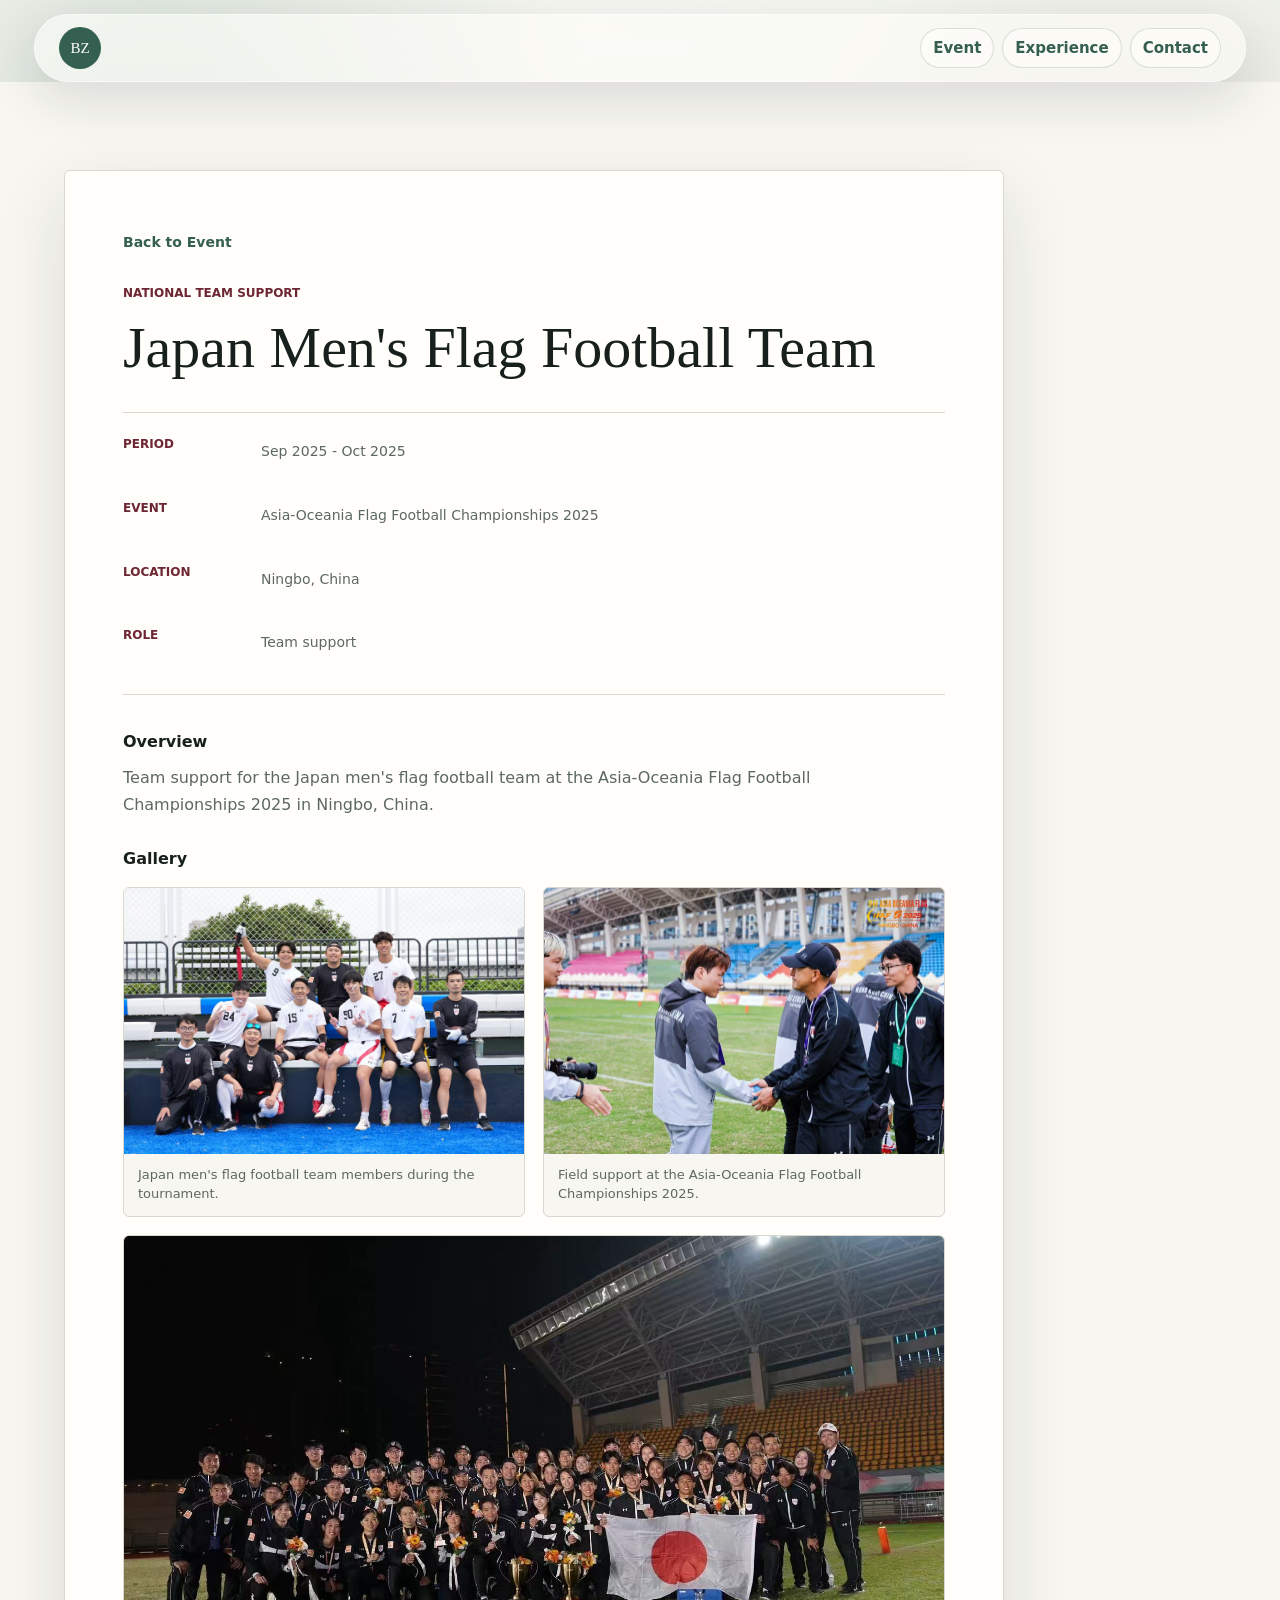
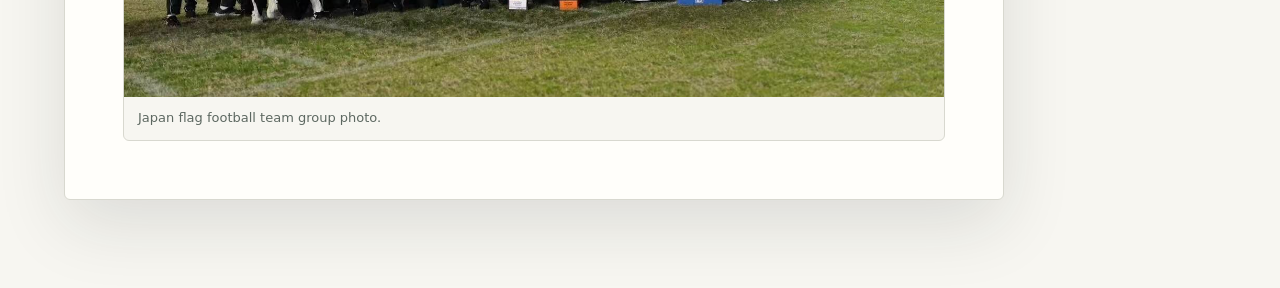
<file: news/japan-mens-flag-football-2025.html>
<!doctype html>
<html lang="en">
  <head>
    <meta charset="utf-8" />
    <meta name="viewport" content="width=device-width, initial-scale=1" />
    <title>Japan Men's Flag Football Team 2025 | Boyuan Zhou</title>
    <link rel="stylesheet" href="../styles.css?v=20260619-5" />
  </head>
  <body>
    <header class="site-header" aria-label="Main navigation">
      <a class="brand" href="../index.html#top" aria-label="Boyuan Zhou home"><span>BZ</span></a>
      <nav>
        <a href="../index.html#social-contribution">Event</a>
        <a href="../index.html#experience">Experience</a>
        <a href="../index.html#contact">Contact</a>
      </nav>
    </header>
    <main class="detail-page">
      <article class="news-detail">
        <a class="back-link" href="../index.html#social-contribution">Back to Event</a>
        <p class="eyebrow">National Team Support</p>
        <h1>Japan Men's Flag Football Team</h1>
        <dl class="detail-meta">
          <div>
            <dt>Period</dt>
            <dd>Sep 2025 - Oct 2025</dd>
          </div>
          <div>
            <dt>Event</dt>
            <dd>Asia-Oceania Flag Football Championships 2025</dd>
          </div>
          <div>
            <dt>Location</dt>
            <dd>Ningbo, China</dd>
          </div>
          <div>
            <dt>Role</dt>
            <dd>Team support</dd>
          </div>
        </dl>
        <section>
          <h2>Overview</h2>
          <p>
            Team support for the Japan men's flag football team at the Asia-Oceania Flag Football
            Championships 2025 in Ningbo, China.
          </p>
        </section>
        <section>
          <h2>Gallery</h2>
          <div class="photo-grid landscape-gallery">
            <figure>
              <img src="../assets/japan-flag-football-team-bench.jpg" alt="Japan men's flag football team members on the bench" />
              <figcaption>Japan men's flag football team members during the tournament.</figcaption>
            </figure>
            <figure>
              <img src="../assets/japan-flag-football-field-support.jpg" alt="Field support at the Asia-Oceania Flag Football Championships 2025" />
              <figcaption>Field support at the Asia-Oceania Flag Football Championships 2025.</figcaption>
            </figure>
            <figure class="wide-photo">
              <img src="../assets/japan-flag-football-team-photo.jpg" alt="Japan flag football team group photo" />
              <figcaption>Japan flag football team group photo.</figcaption>
            </figure>
          </div>
        </section>
      </article>
    </main>
  </body>
</html>
</file>
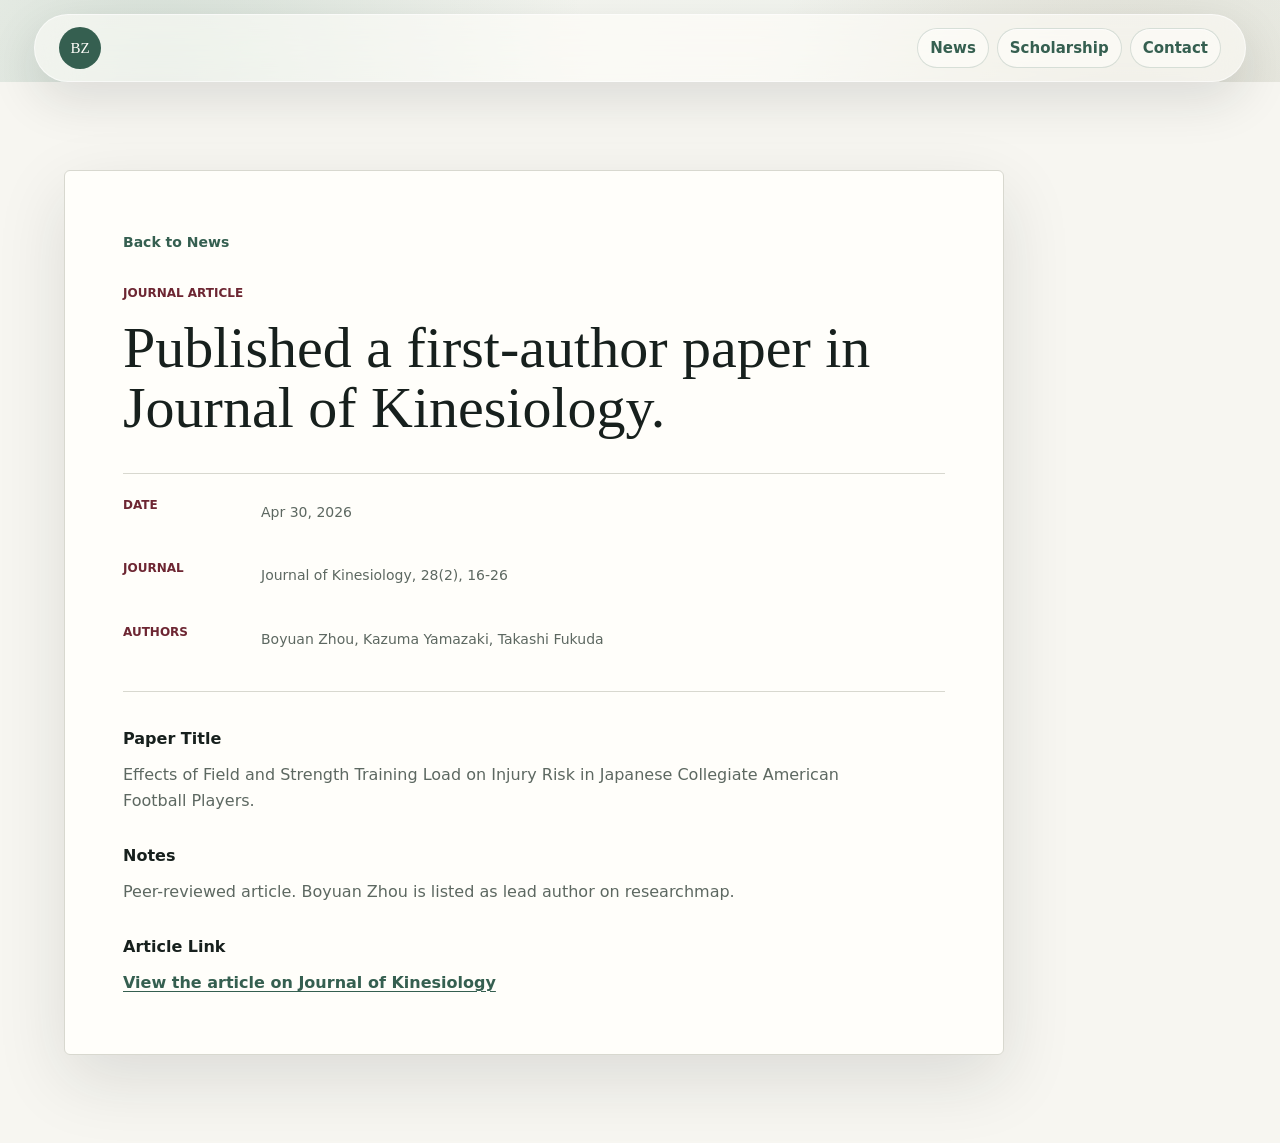
<file: news/journal-kinesiology-2026-training-load.html>
<!doctype html>
<html lang="en">
  <head>
    <meta charset="utf-8" />
    <meta name="viewport" content="width=device-width, initial-scale=1" />
    <title>Journal of Kinesiology 2026 | Boyuan Zhou</title>
    <link rel="stylesheet" href="../styles.css?v=20260619-5" />
  </head>
  <body>
    <header class="site-header" aria-label="Main navigation">
      <a class="brand" href="../index.html#top" aria-label="Boyuan Zhou home"><span>BZ</span></a>
      <nav>
        <a href="../index.html#news">News</a>
        <a href="../index.html#scholarship">Scholarship</a>
        <a href="../index.html#contact">Contact</a>
      </nav>
    </header>
    <main class="detail-page">
      <article class="news-detail">
        <a class="back-link" href="../index.html#news">Back to News</a>
        <p class="eyebrow">Journal Article</p>
        <h1>Published a first-author paper in Journal of Kinesiology.</h1>
        <dl class="detail-meta">
          <div>
            <dt>Date</dt>
            <dd>Apr 30, 2026</dd>
          </div>
          <div>
            <dt>Journal</dt>
            <dd>Journal of Kinesiology, 28(2), 16-26</dd>
          </div>
          <div>
            <dt>Authors</dt>
            <dd>Boyuan Zhou, Kazuma Yamazaki, Takashi Fukuda</dd>
          </div>
        </dl>
        <section>
          <h2>Paper Title</h2>
          <p>
            Effects of Field and Strength Training Load on Injury Risk in Japanese Collegiate
            American Football Players.
          </p>
        </section>
        <section>
          <h2>Notes</h2>
          <p>Peer-reviewed article. Boyuan Zhou is listed as lead author on researchmap.</p>
        </section>
        <section>
          <h2>Article Link</h2>
          <p>
            <a class="text-link" href="https://www.jkinesiol.org/journal/view.php?number=694">View the article on Journal of Kinesiology</a>
          </p>
        </section>
      </article>
    </main>
  </body>
</html>
</file>
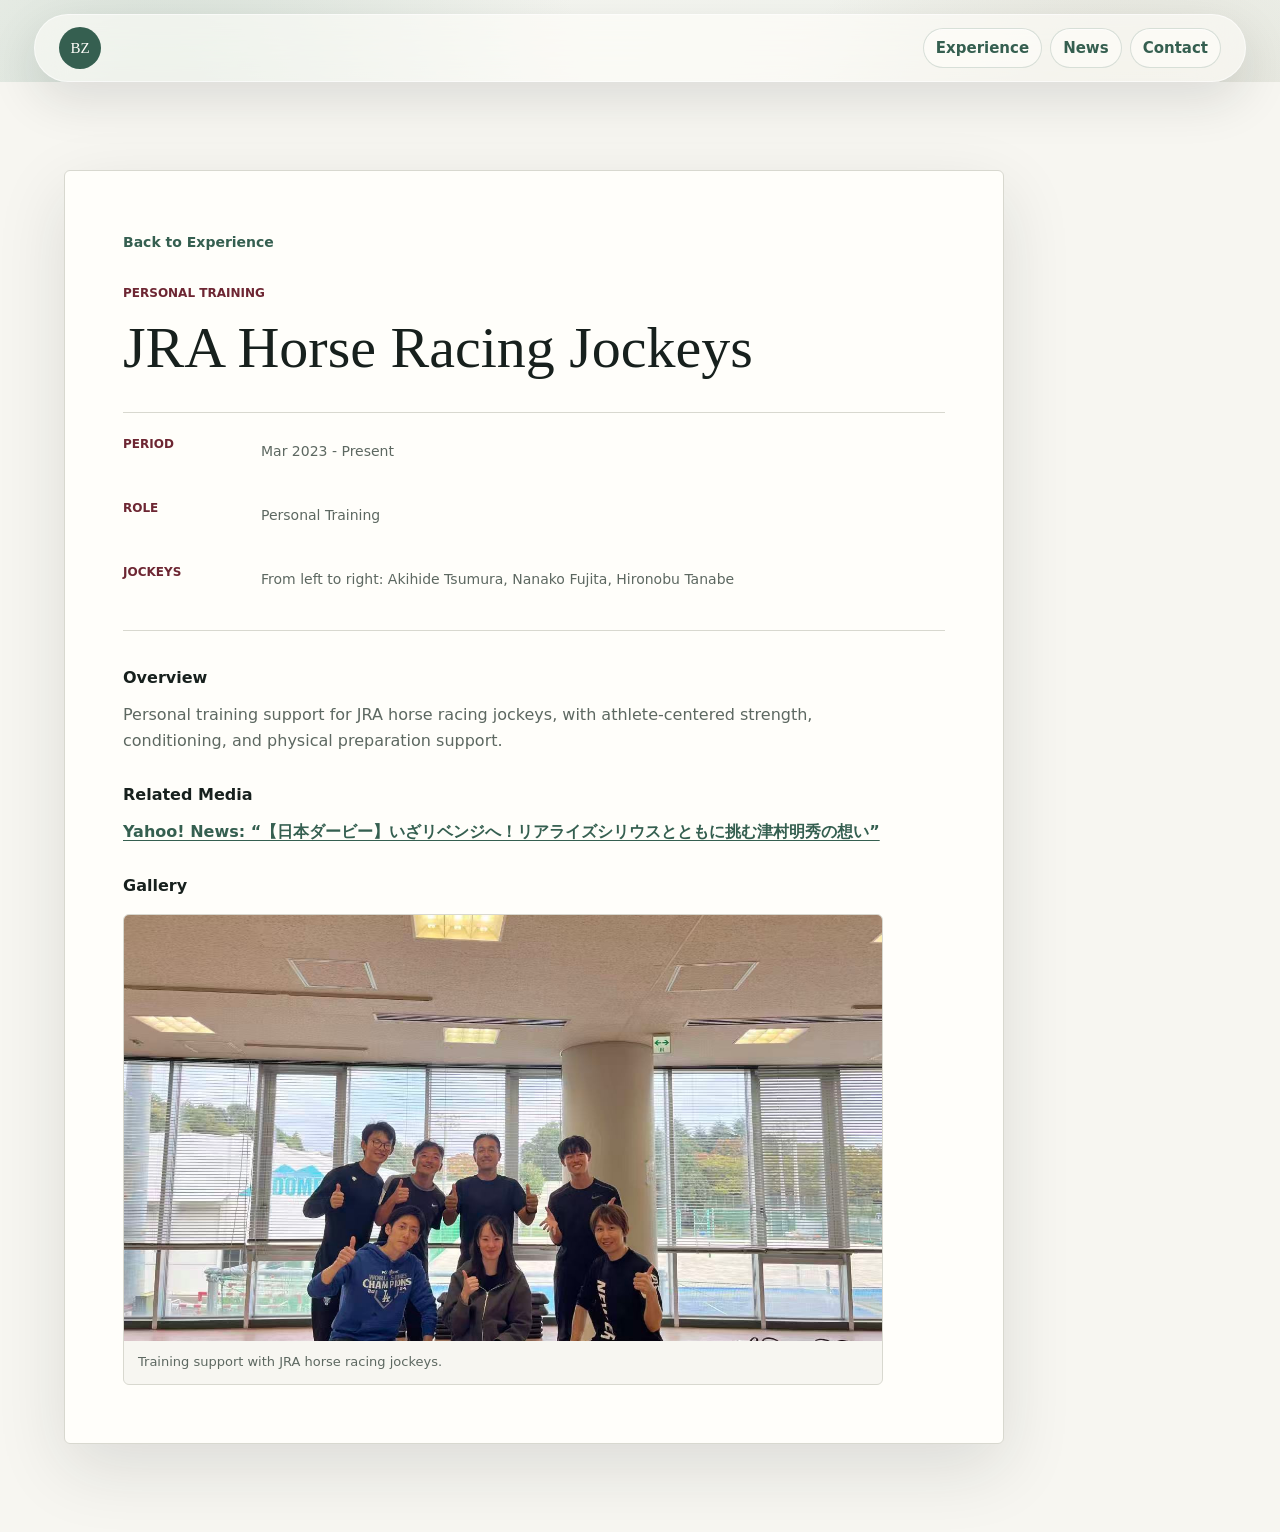
<file: news/jra-horse-racing-jockeys.html>
<!doctype html>
<html lang="en">
  <head>
    <meta charset="utf-8" />
    <meta name="viewport" content="width=device-width, initial-scale=1" />
    <title>JRA Horse Racing Jockeys | Boyuan Zhou</title>
    <link rel="stylesheet" href="../styles.css?v=20260619-5" />
  </head>
  <body>
    <header class="site-header" aria-label="Main navigation">
      <a class="brand" href="../index.html#top" aria-label="Boyuan Zhou home"><span>BZ</span></a>
      <nav>
        <a href="../index.html#experience">Experience</a>
        <a href="../index.html#news">News</a>
        <a href="../index.html#contact">Contact</a>
      </nav>
    </header>
    <main class="detail-page">
      <article class="news-detail">
        <a class="back-link" href="../index.html#experience">Back to Experience</a>
        <p class="eyebrow">Personal Training</p>
        <h1>JRA Horse Racing Jockeys</h1>
        <dl class="detail-meta">
          <div>
            <dt>Period</dt>
            <dd>Mar 2023 - Present</dd>
          </div>
          <div>
            <dt>Role</dt>
            <dd>Personal Training</dd>
          </div>
          <div>
            <dt>Jockeys</dt>
            <dd>From left to right: Akihide Tsumura, Nanako Fujita, Hironobu Tanabe</dd>
          </div>
        </dl>
        <section>
          <h2>Overview</h2>
          <p>
            Personal training support for JRA horse racing jockeys, with athlete-centered strength,
            conditioning, and physical preparation support.
          </p>
        </section>
        <section>
          <h2>Related Media</h2>
          <p>
            <a
              class="text-link"
              href="https://news.yahoo.co.jp/articles/61b68c96d53f22874c9f66f30f253f05737604b2?page=1"
            >
              Yahoo! News: “【日本ダービー】いざリベンジへ！リアライズシリウスとともに挑む津村明秀の想い”
            </a>
          </p>
        </section>
        <section>
          <h2>Gallery</h2>
          <div class="photo-grid single-photo-grid">
            <figure class="wide-photo">
              <img src="../assets/jra-jockeys-training.jpg" alt="Boyuan Zhou with JRA horse racing jockeys" />
              <figcaption>Training support with JRA horse racing jockeys.</figcaption>
            </figure>
          </div>
        </section>
      </article>
    </main>
  </body>
</html>
</file>
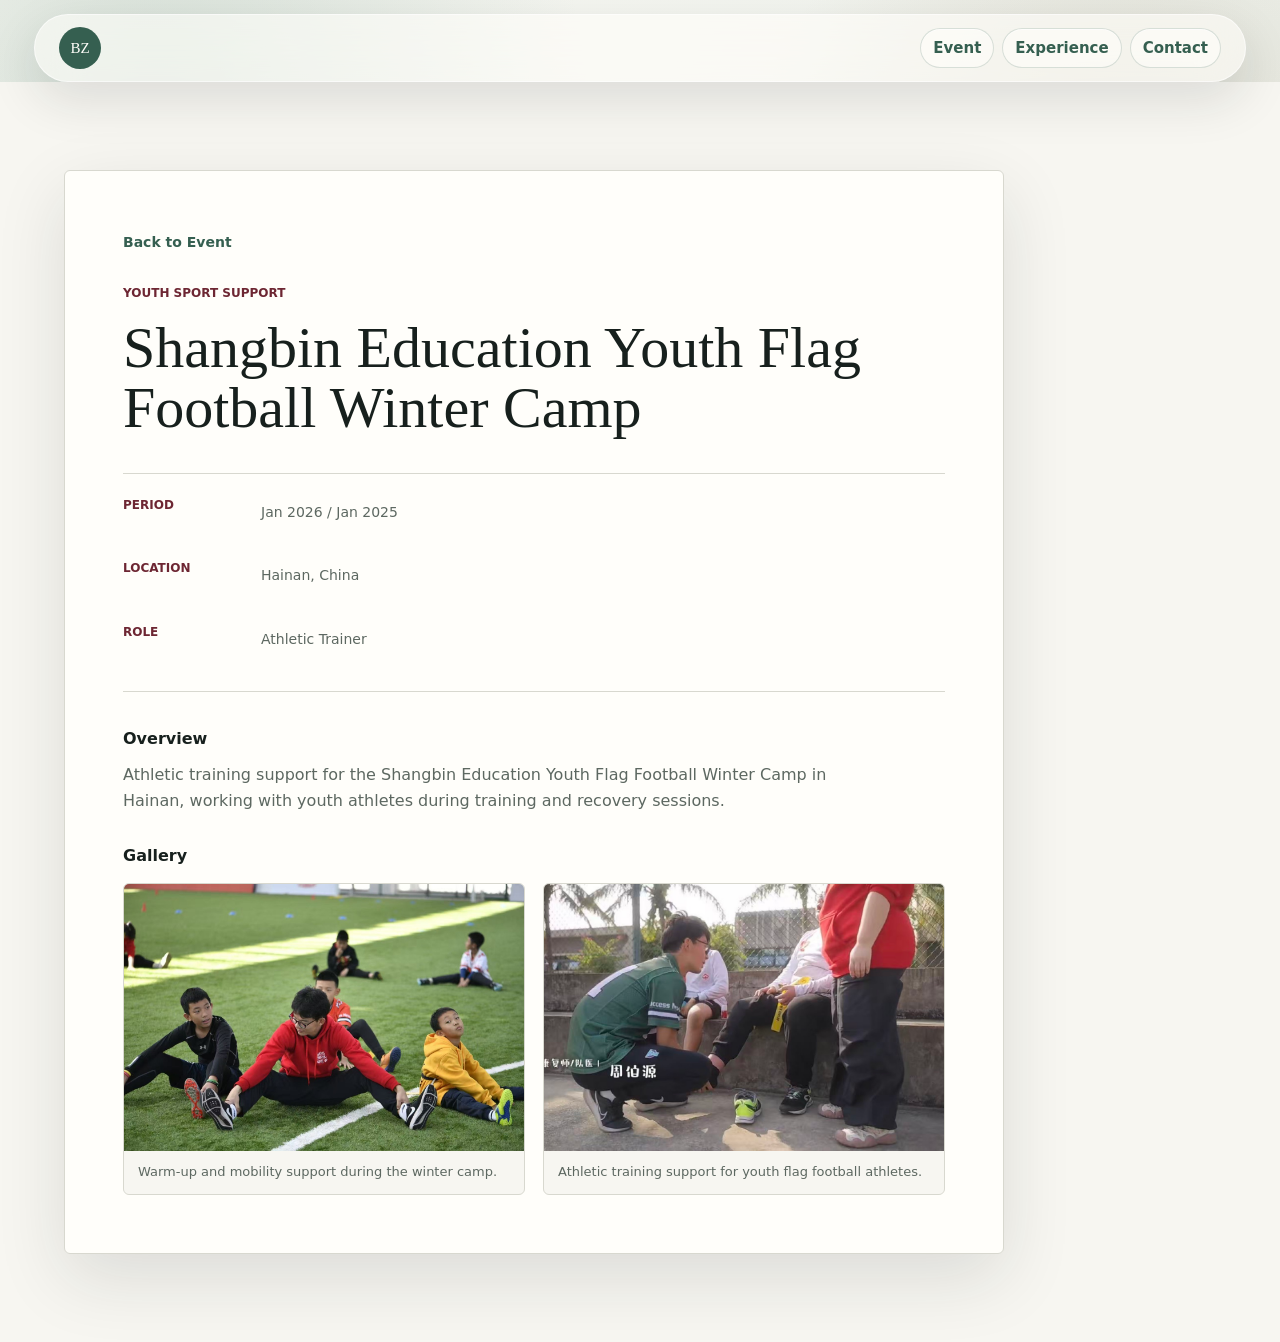
<file: news/shangbin-youth-flag-football-winter-camp.html>
<!doctype html>
<html lang="en">
  <head>
    <meta charset="utf-8" />
    <meta name="viewport" content="width=device-width, initial-scale=1" />
    <title>Shangbin Education Youth Flag Football Winter Camp | Boyuan Zhou</title>
    <link rel="stylesheet" href="../styles.css?v=20260619-5" />
  </head>
  <body>
    <header class="site-header" aria-label="Main navigation">
      <a class="brand" href="../index.html#top" aria-label="Boyuan Zhou home"><span>BZ</span></a>
      <nav>
        <a href="../index.html#social-contribution">Event</a>
        <a href="../index.html#experience">Experience</a>
        <a href="../index.html#contact">Contact</a>
      </nav>
    </header>
    <main class="detail-page">
      <article class="news-detail">
        <a class="back-link" href="../index.html#social-contribution">Back to Event</a>
        <p class="eyebrow">Youth Sport Support</p>
        <h1>Shangbin Education Youth Flag Football Winter Camp</h1>
        <dl class="detail-meta">
          <div>
            <dt>Period</dt>
            <dd>Jan 2026 / Jan 2025</dd>
          </div>
          <div>
            <dt>Location</dt>
            <dd>Hainan, China</dd>
          </div>
          <div>
            <dt>Role</dt>
            <dd>Athletic Trainer</dd>
          </div>
        </dl>
        <section>
          <h2>Overview</h2>
          <p>
            Athletic training support for the Shangbin Education Youth Flag Football Winter Camp in
            Hainan, working with youth athletes during training and recovery sessions.
          </p>
        </section>
        <section>
          <h2>Gallery</h2>
          <div class="photo-grid landscape-gallery">
            <figure>
              <img src="../assets/shangbin-winter-camp-warmup.jpg" alt="Youth flag football athletes stretching during winter camp" />
              <figcaption>Warm-up and mobility support during the winter camp.</figcaption>
            </figure>
            <figure>
              <img src="../assets/shangbin-winter-camp-support.jpg" alt="Athletic training support during Shangbin Education youth flag football camp" />
              <figcaption>Athletic training support for youth flag football athletes.</figcaption>
            </figure>
          </div>
        </section>
      </article>
    </main>
  </body>
</html>
</file>
<file: styles.css>
:root {
  --ink: #17201d;
  --muted: #5d6861;
  --line: #d8d8cf;
  --paper: #f7f6f1;
  --white: #fffefa;
  --green: #355f50;
  --burgundy: #6d2632;
  --steel: #46544e;
  --wood: #a38f73;
  --shadow: 0 24px 70px rgba(28, 36, 32, 0.12);
  --glass: rgba(255, 254, 250, 0.66);
  --glass-strong: rgba(255, 254, 250, 0.82);
  --glass-line: rgba(255, 255, 255, 0.58);
}

* {
  box-sizing: border-box;
}

img {
  max-width: 100%;
}

html {
  scroll-behavior: smooth;
}

body {
  margin: 0;
  color: var(--ink);
  background:
    radial-gradient(circle at 12% 8%, rgba(164, 190, 176, 0.42), transparent 34vw),
    radial-gradient(circle at 88% 16%, rgba(163, 143, 115, 0.25), transparent 30vw),
    linear-gradient(135deg, #f9f8f3 0%, #eef2ec 50%, #f7f6f1 100%);
  font-family: "Times New Roman", "Yu Mincho", "Hiragino Mincho ProN", serif;
  line-height: 1.65;
}

html[lang="ja"] body {
  font-family: "Hiragino Kaku Gothic ProN", "Yu Gothic", "Yu Mincho", "Hiragino Mincho ProN", serif;
}

a {
  color: inherit;
  text-decoration: none;
}

.text-link {
  color: var(--green);
  font-weight: 800;
  text-decoration: underline;
  text-decoration-thickness: 1px;
  text-underline-offset: 3px;
}

.inline-title-link {
  color: inherit;
  text-decoration: underline;
  text-decoration-thickness: 1px;
  text-underline-offset: 3px;
}

.site-header {
  position: sticky;
  top: 0;
  z-index: 5;
  display: flex;
  align-items: center;
  justify-content: space-between;
  gap: 16px;
  margin: 14px clamp(12px, 3vw, 34px) 0;
  padding: 12px clamp(14px, 2.4vw, 24px);
  background: rgba(255, 254, 250, 0.58);
  border: 1px solid var(--glass-line);
  border-radius: 999px;
  box-shadow: 0 18px 50px rgba(28, 36, 32, 0.12);
  backdrop-filter: blur(22px) saturate(1.28);
}

.brand {
  display: inline-grid;
  width: 42px;
  height: 42px;
  place-items: center;
  color: var(--white);
  background: var(--green);
  border-radius: 50%;
  font-family: Georgia, serif;
  font-size: 15px;
  letter-spacing: 0;
}

nav {
  display: flex;
  align-items: center;
  gap: 8px;
  color: var(--green);
  font-family: Inter, ui-sans-serif, system-ui, sans-serif;
  font-size: 15px;
  font-weight: 800;
}

nav a {
  display: inline-flex;
  min-height: 38px;
  align-items: center;
  padding: 7px 12px;
  border: 1px solid rgba(53, 95, 80, 0.18);
  border-radius: 999px;
  background: rgba(255, 254, 250, 0.58);
  box-shadow: inset 0 1px 0 rgba(255, 255, 255, 0.58);
}

nav a:hover {
  color: var(--white);
  background: var(--green);
  border-color: var(--green);
}

.language-toggle {
  display: inline-flex;
  flex: 0 0 auto;
  gap: 4px;
  padding: 4px;
  border: 1px solid rgba(53, 95, 80, 0.18);
  border-radius: 999px;
  background: rgba(255, 254, 250, 0.62);
  box-shadow: inset 0 1px 0 rgba(255, 255, 255, 0.6);
}

.language-button {
  min-height: 32px;
  padding: 6px 10px;
  color: var(--green);
  border: 0;
  border-radius: 999px;
  background: transparent;
  cursor: pointer;
  font-family: Inter, ui-sans-serif, system-ui, sans-serif;
  font-size: 13px;
  font-weight: 900;
}

.language-button.is-active {
  color: var(--white);
  background: var(--green);
}

.hero {
  display: grid;
  grid-template-columns: minmax(0, 1fr) minmax(320px, 0.78fr);
  align-items: center;
  min-height: calc(100vh - 96px);
  padding: clamp(28px, 4vw, 54px) clamp(18px, 5vw, 72px) 34px;
  gap: clamp(24px, 4vw, 58px);
}

.hero-copy {
  max-width: 720px;
}

.eyebrow,
.section-kicker,
.section-heading p,
.section-label {
  margin: 0 0 14px;
  color: var(--burgundy);
  font-family: Inter, ui-sans-serif, system-ui, sans-serif;
  font-size: 12px;
  font-weight: 700;
  letter-spacing: 0;
  text-transform: uppercase;
}

h1,
h2,
h3,
p {
  overflow-wrap: anywhere;
}

h1 {
  margin: 0;
  font-size: clamp(54px, 9vw, 116px);
  line-height: 0.92;
  font-weight: 500;
  letter-spacing: 0;
}

.name-line {
  margin: 18px 0 0;
  color: var(--green);
  font-size: clamp(22px, 3vw, 34px);
}

.lead {
  max-width: 620px;
  margin: 28px 0 0;
  color: var(--muted);
  font-family: Inter, ui-sans-serif, system-ui, sans-serif;
  font-size: clamp(17px, 2vw, 21px);
  line-height: 1.65;
}

.hero-actions {
  display: flex;
  flex-wrap: wrap;
  gap: 12px;
  margin-top: 34px;
}

.button {
  display: inline-flex;
  min-height: 44px;
  align-items: center;
  justify-content: center;
  padding: 11px 18px;
  border: 1px solid var(--green);
  border-radius: 4px;
  font-family: Inter, ui-sans-serif, system-ui, sans-serif;
  font-size: 14px;
}

.button.primary {
  color: var(--white);
  background: var(--green);
}

.button.secondary {
  color: var(--green);
  background: transparent;
}

.hero-visual {
  position: relative;
  width: min(100%, 520px);
  height: clamp(320px, 36vw, 460px);
  max-width: 560px;
  margin: 0;
  overflow: hidden;
  justify-self: end;
  border: 1px solid var(--glass-line);
  border-radius: 18px;
  background: var(--glass);
  box-shadow: var(--shadow);
  backdrop-filter: blur(20px) saturate(1.16);
}

.hero-visual img {
  width: 100%;
  height: 100%;
  min-height: 0;
  display: block;
  object-fit: cover;
  object-position: 56% 34%;
}

.intro-band,
.contact-band {
  display: grid;
  grid-template-columns: 220px minmax(0, 1fr);
  gap: clamp(18px, 4vw, 60px);
  padding: clamp(42px, 7vw, 96px) clamp(18px, 5vw, 72px);
  border-top: 1px solid rgba(255, 255, 255, 0.52);
  background: rgba(255, 254, 250, 0.54);
  backdrop-filter: blur(18px) saturate(1.12);
}

.intro-band h2,
.contact-band h2,
.section-heading h2 {
  margin: 0;
  font-size: clamp(28px, 4vw, 46px);
  line-height: 1.12;
  font-weight: 500;
}

.intro-band p,
.contact-band p {
  max-width: 880px;
  margin: 20px 0 0;
  color: var(--muted);
  font-family: Inter, ui-sans-serif, system-ui, sans-serif;
  font-size: 17px;
}

.about-band {
  align-items: start;
  grid-template-columns: 150px minmax(0, 1fr);
  gap: clamp(18px, 3vw, 44px);
  padding-top: clamp(44px, 6vw, 82px);
  padding-bottom: clamp(44px, 6vw, 82px);
}

.about-layout {
  display: grid;
  grid-template-columns: minmax(340px, 0.86fr) minmax(430px, 1fr);
  gap: clamp(24px, 4vw, 54px);
  align-items: start;
}

.about-copy {
  min-width: 0;
}

.about-copy p {
  max-width: 760px;
}

.about-carousel {
  position: sticky;
  top: 96px;
  min-height: clamp(360px, 42vw, 560px);
  overflow: hidden;
  border: 1px solid var(--glass-line);
  border-radius: 18px;
  background: var(--glass);
  box-shadow: 0 18px 45px rgba(28, 36, 32, 0.12);
  backdrop-filter: blur(18px) saturate(1.1);
}

.about-slide {
  position: absolute;
  inset: 0;
  margin: 0;
  opacity: 0;
  animation: aboutCarousel 20s infinite;
}

.about-slide img {
  display: block;
  width: 100%;
  height: 100%;
  object-fit: cover;
}

.about-slide:nth-child(1) {
  animation-delay: 0s;
}

.about-slide:nth-child(2) {
  animation-delay: 5s;
}

.about-slide:nth-child(3) {
  animation-delay: 10s;
}

.about-slide:nth-child(4) {
  animation-delay: 15s;
}

.about-slide:nth-child(1) img {
  object-position: 54% 48%;
}

.about-slide:nth-child(2) img {
  object-position: 72% 45%;
}

.about-slide:nth-child(3) img {
  object-position: 58% 44%;
}

.about-slide:nth-child(4) img {
  object-position: 50% 54%;
}

@keyframes aboutCarousel {
  0% {
    opacity: 1;
    transform: scale(1);
  }

  22% {
    opacity: 1;
    transform: scale(1.01);
  }

  28%,
  100% {
    opacity: 0;
    transform: scale(1.02);
  }
}

.news-band {
  padding: clamp(42px, 7vw, 88px) clamp(18px, 5vw, 72px);
  border-top: 1px solid rgba(255, 255, 255, 0.45);
  background: transparent;
}

.news-band .section-heading {
  margin-bottom: 24px;
}

.news-list {
  display: grid;
  gap: 0;
  max-width: 1040px;
  background: var(--glass);
  border: 1px solid var(--glass-line);
  border-radius: 18px;
  box-shadow: var(--shadow);
  backdrop-filter: blur(20px) saturate(1.12);
  overflow: hidden;
}

.news-item {
  display: grid;
  grid-template-columns: 118px minmax(0, 0.82fr) minmax(260px, 1fr);
  gap: 18px;
  align-items: baseline;
  padding: 20px 24px;
  border-top: 1px solid var(--line);
  transition: background 160ms ease, transform 160ms ease;
}

.news-item:first-child {
  border-top: 0;
}

.news-item:hover {
  background: rgba(53, 95, 80, 0.055);
}

.news-item:focus-visible {
  outline: 2px solid var(--green);
  outline-offset: -2px;
}

.news-list time {
  color: var(--green);
  font-family: Inter, ui-sans-serif, system-ui, sans-serif;
  font-size: 13px;
  font-weight: 800;
  white-space: nowrap;
}

.news-list h3 {
  margin: 0;
  font-family: Inter, ui-sans-serif, system-ui, sans-serif;
  font-size: 16px;
  font-weight: 800;
  line-height: 1.35;
}

.news-list p {
  margin: 0;
  color: var(--muted);
  font-family: Inter, ui-sans-serif, system-ui, sans-serif;
  font-size: 14px;
  line-height: 1.55;
}

.detail-page {
  min-height: calc(100vh - 79px);
  padding: clamp(36px, 7vw, 88px) clamp(18px, 5vw, 72px);
  background: var(--paper);
}

.news-detail {
  max-width: 940px;
  padding: clamp(30px, 5vw, 58px);
  overflow: hidden;
  background: var(--white);
  border: 1px solid var(--line);
  border-radius: 6px;
  box-shadow: var(--shadow);
}

.back-link {
  display: inline-flex;
  margin-bottom: 30px;
  color: var(--green);
  font-family: Inter, ui-sans-serif, system-ui, sans-serif;
  font-size: 14px;
  font-weight: 800;
}

.news-detail h1 {
  max-width: 820px;
  margin: 0;
  font-size: clamp(34px, 5vw, 58px);
  line-height: 1.04;
}

.detail-meta {
  display: grid;
  gap: 18px;
  margin: 34px 0;
  padding: 22px 0;
  border-top: 1px solid var(--line);
  border-bottom: 1px solid var(--line);
}

.detail-meta div {
  display: grid;
  grid-template-columns: 120px minmax(0, 1fr);
  gap: 18px;
}

.news-detail section {
  margin-top: 28px;
}

.news-detail section h2 {
  margin: 0 0 10px;
  font-family: Inter, ui-sans-serif, system-ui, sans-serif;
  font-size: 16px;
  font-weight: 800;
}

.news-detail section p {
  max-width: 760px;
  margin: 0;
  color: var(--muted);
  font-family: Inter, ui-sans-serif, system-ui, sans-serif;
  font-size: 16px;
}

.photo-grid {
  display: grid;
  grid-template-columns: repeat(2, minmax(0, 1fr));
  gap: 18px;
  margin-top: 14px;
  width: 100%;
  max-width: 100%;
  min-width: 0;
}

.photo-grid figure {
  min-width: 0;
  margin: 0;
  overflow: hidden;
  background: var(--paper);
  border: 1px solid var(--line);
  border-radius: 6px;
}

.photo-grid img {
  display: block;
  width: 100%;
  max-width: 100%;
  height: auto;
  aspect-ratio: 4 / 5;
  object-fit: cover;
}

.photo-grid .wide-photo {
  grid-column: 1 / -1;
}

.photo-grid .wide-photo img {
  aspect-ratio: 16 / 9;
}

.landscape-gallery img {
  aspect-ratio: 3 / 2;
}

.single-photo-grid {
  max-width: 760px;
}

.photo-grid figcaption {
  padding: 12px 14px;
  color: var(--muted);
  font-family: Inter, ui-sans-serif, system-ui, sans-serif;
  font-size: 13px;
  line-height: 1.45;
}

.content-grid {
  display: grid;
  grid-template-columns: minmax(250px, 330px) minmax(0, 1fr);
  gap: clamp(28px, 5vw, 72px);
  padding: clamp(42px, 7vw, 90px) clamp(18px, 5vw, 72px);
}

.profile-panel {
  position: sticky;
  top: 105px;
  align-self: start;
  padding: 28px;
  background: var(--glass);
  border: 1px solid var(--glass-line);
  border-radius: 18px;
  box-shadow: var(--shadow);
  backdrop-filter: blur(20px) saturate(1.12);
}

.profile-photo {
  display: block;
  width: 118px;
  height: 118px;
  margin-bottom: 24px;
  border: 1px solid rgba(70, 84, 78, 0.2);
  border-radius: 50%;
  object-fit: cover;
  object-position: 54% 33%;
  box-shadow: 0 12px 32px rgba(28, 36, 32, 0.16);
}

.profile-panel h2 {
  margin: 0;
  font-size: 28px;
  font-weight: 500;
}

.profile-panel p {
  margin: 4px 0 24px;
  color: var(--green);
  font-size: 20px;
}

dl,
dd {
  margin: 0;
}

dt {
  color: var(--burgundy);
  font-family: Inter, ui-sans-serif, system-ui, sans-serif;
  font-size: 12px;
  font-weight: 700;
  text-transform: uppercase;
}

dd {
  margin: 6px 0 18px;
  color: var(--muted);
  font-family: Inter, ui-sans-serif, system-ui, sans-serif;
  font-size: 14px;
  line-height: 1.55;
}

.timeline {
  display: grid;
  gap: 22px;
}

.cv-section {
  padding: clamp(28px, 5vw, 52px);
  background: var(--glass);
  border: 1px solid var(--glass-line);
  border-radius: 18px;
  box-shadow: 0 18px 54px rgba(28, 36, 32, 0.09);
  backdrop-filter: blur(18px) saturate(1.1);
}

.section-heading {
  margin-bottom: 28px;
}

.tag-list {
  display: flex;
  flex-wrap: wrap;
  gap: 10px;
  margin: -4px 0 20px;
}

.tag-list span {
  padding: 7px 10px;
  color: var(--green);
  background: rgba(53, 95, 80, 0.08);
  border: 1px solid rgba(53, 95, 80, 0.18);
  border-radius: 999px;
  font-family: Inter, ui-sans-serif, system-ui, sans-serif;
  font-size: 13px;
  font-weight: 700;
}

.entry {
  display: grid;
  grid-template-columns: 150px minmax(0, 1fr);
  gap: 26px;
  padding: 28px 0;
  border-top: 1px solid var(--line);
}

.education-entry {
  grid-template-columns: 104px minmax(0, 1fr);
  align-items: start;
  gap: 18px;
  padding: 16px 0;
}

.entry-logo {
  width: 96px;
  height: 96px;
  overflow: hidden;
  background: #ffffff;
  border: 1px solid rgba(70, 84, 78, 0.18);
  border-radius: 6px;
  box-shadow: 0 6px 20px rgba(28, 36, 32, 0.06);
}

.entry-logo img {
  width: 100%;
  height: 100%;
  object-fit: contain;
  display: block;
}

.logo-tsukuba img {
  transform: scale(1.65);
}

.logo-hiroshima img {
  transform: scale(1.1);
}

.logo-bisu {
  background: #f8f5f2;
}

.logo-bisu img {
  transform: scale(1.2);
}

.education-copy {
  min-width: 0;
}

.education-copy h3 {
  font-family: Inter, ui-sans-serif, system-ui, sans-serif;
  font-size: 18px;
  font-weight: 700;
  line-height: 1.28;
}

.education-copy .institution {
  margin-top: 2px;
  color: var(--ink) !important;
  font-size: 15px;
  font-weight: 600;
}

.education-copy .entry-meta {
  margin-top: 0;
  color: var(--muted);
  font-size: 14px;
  font-weight: 500;
}

.education-copy p:not(.institution):not(.entry-meta) {
  margin-top: 6px;
  font-size: 14px;
}

.compact-entry {
  padding-top: 16px;
}

.entry-meta {
  color: var(--green);
  font-family: Inter, ui-sans-serif, system-ui, sans-serif;
  font-size: 13px;
  font-weight: 700;
}

.entry h3 {
  margin: 0;
  font-size: 24px;
  font-weight: 500;
  line-height: 1.2;
}

.entry p {
  margin: 10px 0 0;
  color: var(--muted);
  font-family: Inter, ui-sans-serif, system-ui, sans-serif;
}

.detail-list {
  display: grid;
  gap: 12px;
  margin: 14px 0 0;
  padding-left: 20px;
  color: var(--muted);
  font-family: Inter, ui-sans-serif, system-ui, sans-serif;
}

.detail-list li::marker {
  color: var(--burgundy);
}

.compact-list {
  margin-top: 12px;
}

.foldout {
  margin-top: 14px;
  border-top: 1px solid rgba(216, 216, 207, 0.8);
}

.foldout summary {
  display: flex;
  align-items: center;
  justify-content: space-between;
  gap: 16px;
  padding: 12px 0 0;
  color: var(--green);
  cursor: pointer;
  font-family: Inter, ui-sans-serif, system-ui, sans-serif;
  font-size: 13px;
  font-weight: 800;
  list-style: none;
}

.foldout summary::-webkit-details-marker {
  display: none;
}

.foldout summary::after {
  content: "+";
  display: inline-grid;
  width: 22px;
  height: 22px;
  place-items: center;
  border: 1px solid rgba(53, 95, 80, 0.35);
  border-radius: 50%;
  font-size: 16px;
  line-height: 1;
}

.foldout[open] summary::after {
  content: "-";
}

.foldout-list {
  margin-top: 8px;
}

.experience-group {
  padding: 24px 0;
  border-top: 1px solid var(--line);
}

.experience-group h3 {
  margin: 0 0 14px;
  color: var(--ink);
  font-family: Inter, ui-sans-serif, system-ui, sans-serif;
  font-size: 18px;
  font-weight: 800;
  line-height: 1.3;
}

.role-list {
  display: grid;
  gap: 0;
  margin: 0;
  padding: 0;
  list-style: none;
}

.role-list li {
  display: grid;
  grid-template-columns: 140px minmax(0, 1fr) minmax(170px, 0.8fr);
  gap: 18px;
  align-items: baseline;
  padding: 12px 0;
  border-top: 1px solid rgba(216, 216, 207, 0.7);
  font-family: Inter, ui-sans-serif, system-ui, sans-serif;
}

.role-list li:first-child {
  border-top: 0;
}

.role-list time {
  color: var(--green);
  font-size: 13px;
  font-weight: 700;
  white-space: nowrap;
}

.role-list span {
  color: var(--ink);
  font-size: 15px;
  font-weight: 700;
}

.role-list small {
  color: var(--muted);
  font-size: 13px;
  line-height: 1.45;
}

.institution {
  color: var(--steel) !important;
  font-weight: 700;
}

.credential-list {
  display: grid;
  gap: 12px;
  margin: 0;
  padding: 0;
  list-style: none;
}

.credential-list li {
  display: flex;
  justify-content: space-between;
  gap: 18px;
  padding: 18px 0;
  border-top: 1px solid var(--line);
  font-family: Inter, ui-sans-serif, system-ui, sans-serif;
}

.credential-list span {
  color: var(--ink);
  font-weight: 700;
}

.credential-list small {
  color: var(--muted);
  text-align: right;
}

.contact-band {
  align-items: center;
  grid-template-columns: minmax(0, 1fr) auto;
  border-bottom: 1px solid rgba(255, 255, 255, 0.48);
}

@media (max-width: 920px) {
  .site-header {
    align-items: flex-start;
  }

  nav {
    flex-wrap: wrap;
    justify-content: flex-end;
  }

  .hero,
  .content-grid,
  .intro-band,
  .news-item,
  .contact-band {
    grid-template-columns: 1fr;
  }

  .about-layout {
    grid-template-columns: minmax(0, 1fr);
  }

  .about-copy {
    order: 1;
  }

  .about-carousel {
    order: 2;
    position: static;
    min-height: 420px;
  }

  .hero {
    min-height: auto;
  }

  .hero-visual,
  .hero-visual img {
    height: 390px;
    min-height: 0;
  }

  .profile-panel {
    position: static;
  }
}

@media (max-width: 620px) {
  .site-header {
    position: static;
  }

  nav {
    width: 100%;
    justify-content: flex-start;
    font-size: 13px;
  }

  .hero {
    padding-top: 30px;
  }

  .entry,
  .education-entry,
  .credential-list li {
    grid-template-columns: 1fr;
    display: grid;
  }

  .education-entry {
    grid-template-columns: 82px minmax(0, 1fr);
    gap: 14px;
  }

  .entry-logo {
    width: 76px;
    height: 76px;
  }

  .credential-list small {
    text-align: left;
  }

  .detail-meta div {
    grid-template-columns: 1fr;
    gap: 4px;
  }

  .photo-grid {
    grid-template-columns: 1fr;
  }

  .about-carousel {
    min-height: 300px;
  }

  .role-list li {
    grid-template-columns: 1fr;
    gap: 2px;
    align-items: start;
  }

  .hero-visual,
  .hero-visual img {
    height: 300px;
    min-height: 0;
  }
}

@media (prefers-reduced-motion: reduce) {
  .about-slide {
    animation: none;
    opacity: 0;
    transform: none;
  }

  .about-slide:first-child {
    opacity: 1;
  }
}
</file>
